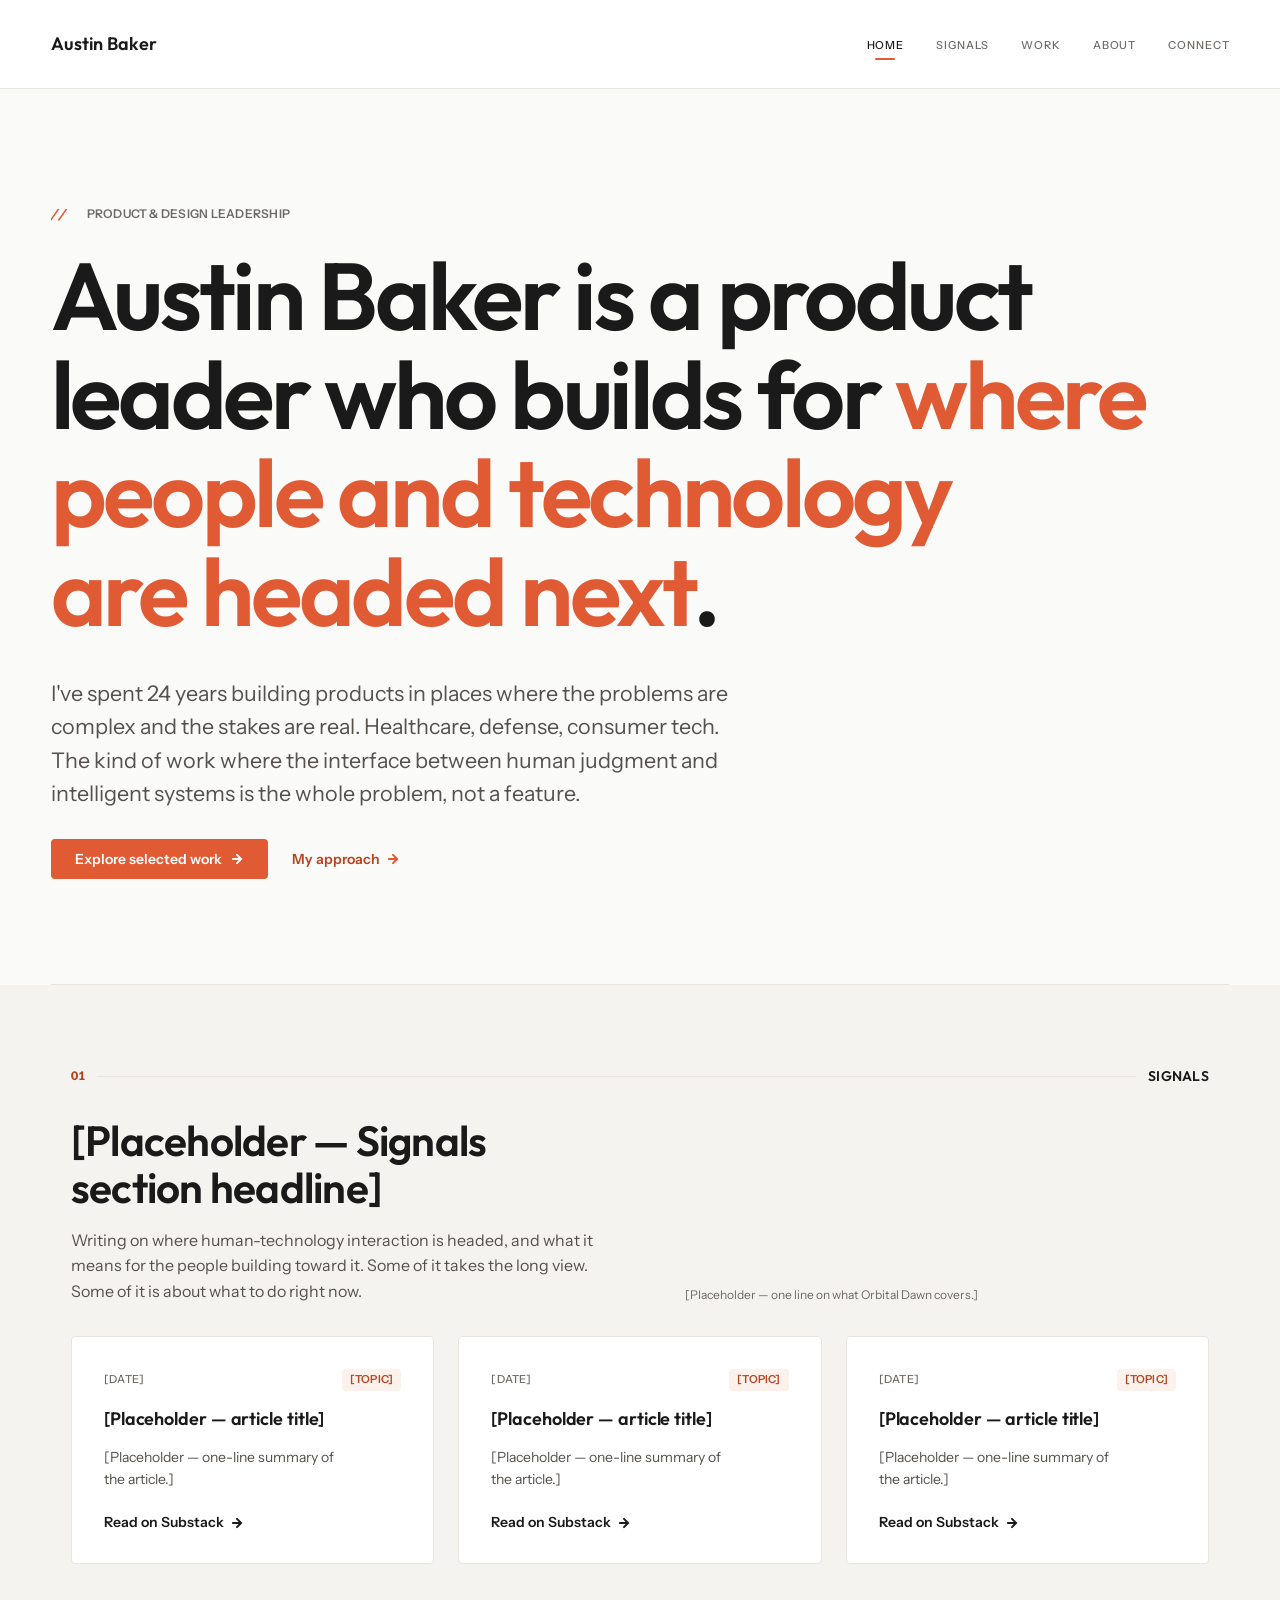
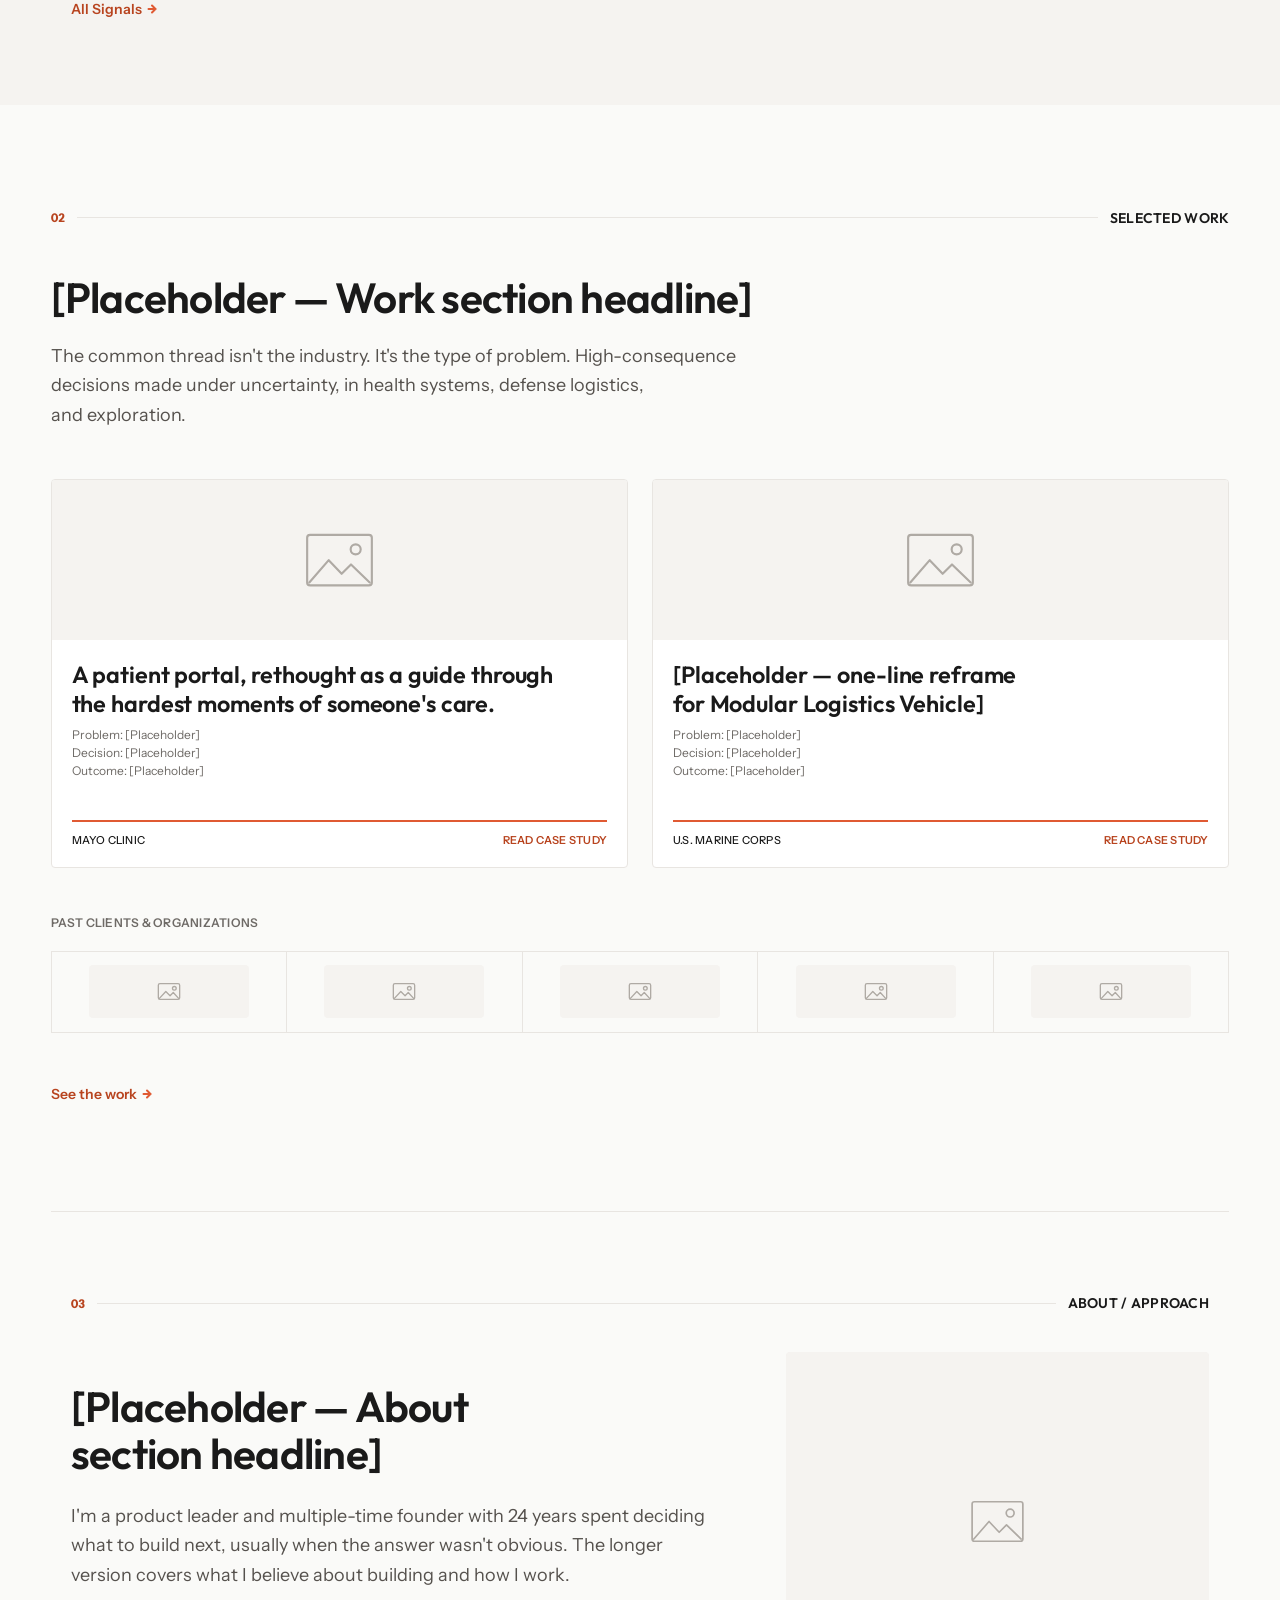
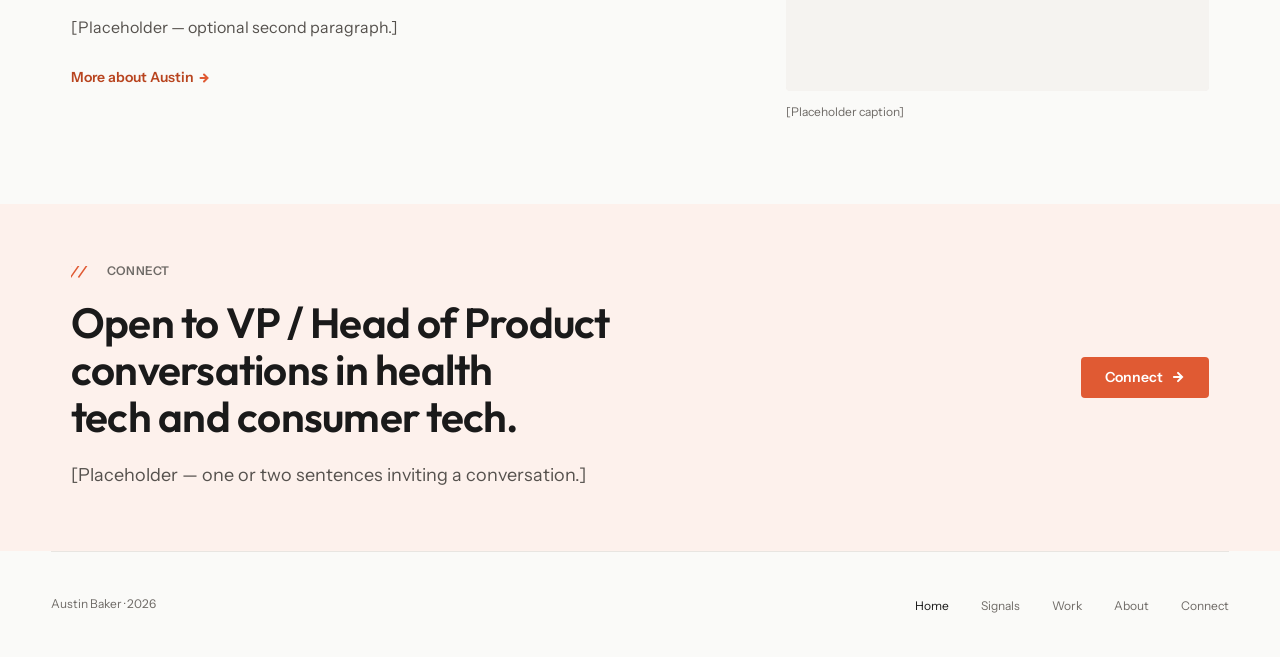
<file: index.html>
<!doctype html>
<html lang="en">
<head>
  <meta charset="utf-8" />
  <meta name="viewport" content="width=device-width, initial-scale=1" />
  <title>Austin Baker — Product Leader</title>
  <meta name="description" content="Austin Baker is a senior product and design leader. Writing and work on where human-technology interaction is headed next." />
  <link rel="preconnect" href="https://fonts.googleapis.com" />
  <link rel="preconnect" href="https://fonts.gstatic.com" crossorigin />
  <link rel="stylesheet" href="https://fonts.googleapis.com/css2?family=Instrument+Sans:wght@400;500;600;700&family=Outfit:wght@400;500;600&display=swap" />
  <link rel="stylesheet" href="/css/tokens.css" />
  <link rel="stylesheet" href="/css/base.css" />
  <link rel="stylesheet" href="/css/typography.css" />
  <link rel="stylesheet" href="/css/layout.css" />
  <link rel="stylesheet" href="/css/components.css" />
</head>
<body data-page="home">
  <a class="u-skip-link" href="#main">Skip to content</a>

  <div data-include="/partials/nav.html"></div>

  <main id="main">
    <!-- Hero (Figma 228:2713) -->
    <section data-section="hero" aria-labelledby="hero-heading">
      <div class="container hero" data-animate>
        <p class="section-marker">
          <svg class="hash-marks" width="24" height="12" viewBox="0 0 24 12" aria-hidden="true" focusable="false"><path d="M0.61 -1.57 L-8.57 11.53 M8.61 -1.57 L-0.57 11.53 M16.61 -1.57 L7.43 11.53" stroke="currentColor" stroke-width="1.5" fill="none"/></svg>
          <span class="type-eyebrow">Product &amp; design leadership</span>
        </p>
        <h1 id="hero-heading" class="hero__headline">
          Austin Baker is a product leader who builds for <em>where people and technology are headed next</em>.
        </h1>
        <p class="hero__standfirst">
          I've spent 24 years building products in places where the problems are complex and the stakes are real. Healthcare, defense, consumer tech. The kind of work where the interface between human judgment and intelligent systems is the whole problem, not a feature.
        </p>
        <div class="hero__actions">
          <a class="btn-primary" href="/work/">Explore selected work<img class="icon" src="/assets/icons/arrow-right-on-accent.svg" width="14" height="14" alt=""></a>
          <a class="btn-ghost" href="/about/">My approach<img class="icon" src="/assets/icons/arrow-right-accent.svg" width="14" height="14" alt=""></a>
        </div>
      </div>
    </section>

    <div class="container"><hr class="divider" /></div>

    <!-- Signals (Figma 228:2756) — moved above Work -->
    <section class="band band--raised" data-section="band" aria-labelledby="signals-heading" data-animate>
      <div class="container container--inset stack-32">
        <div class="section-heading">
          <span class="type-section-index">01</span>
          <span class="section-heading__line" aria-hidden="true"></span>
          <p class="type-section-label">Signals</p>
        </div>

        <div class="section-intro section-intro--aside">
          <div class="section-intro__main">
            <h2 id="signals-heading" class="type-heading-1">[Placeholder — Signals section headline]</h2>
            <p class="type-body">
              Writing on where human-technology interaction is headed, and what it means for the people building toward it. Some of it takes the long view. Some of it is about what to do right now.
            </p>
          </div>
          <p class="type-caption">[Placeholder — one line on what Orbital Dawn covers.]</p>
        </div>

        <!-- Three cards. Placeholders show until the Substack feed has posts; then the template renders the latest three. -->
        <ul class="card-grid card-grid--3" data-signals-feed data-limit="3">
          <li class="card" data-signals-fallback>
            <div class="card__body">
              <div class="card__meta"><span class="type-meta">[Date]</span><span class="tag type-tag">[Topic]</span></div>
              <h3 class="type-heading-4"><a class="card__link" href="https://orbitaldawn.substack.com">[Placeholder — article title]</a></h3>
              <p class="type-body-sm">[Placeholder — one-line summary of the article.]</p>
            </div>
            <span class="card__action" aria-hidden="true">Read on Substack<img class="icon" src="/assets/icons/arrow-right-ink.svg" width="14" height="14" alt=""></span>
          </li>
          <li class="card" data-signals-fallback>
            <div class="card__body">
              <div class="card__meta"><span class="type-meta">[Date]</span><span class="tag type-tag">[Topic]</span></div>
              <h3 class="type-heading-4"><a class="card__link" href="https://orbitaldawn.substack.com">[Placeholder — article title]</a></h3>
              <p class="type-body-sm">[Placeholder — one-line summary of the article.]</p>
            </div>
            <span class="card__action" aria-hidden="true">Read on Substack<img class="icon" src="/assets/icons/arrow-right-ink.svg" width="14" height="14" alt=""></span>
          </li>
          <li class="card" data-signals-fallback>
            <div class="card__body">
              <div class="card__meta"><span class="type-meta">[Date]</span><span class="tag type-tag">[Topic]</span></div>
              <h3 class="type-heading-4"><a class="card__link" href="https://orbitaldawn.substack.com">[Placeholder — article title]</a></h3>
              <p class="type-body-sm">[Placeholder — one-line summary of the article.]</p>
            </div>
            <span class="card__action" aria-hidden="true">Read on Substack<img class="icon" src="/assets/icons/arrow-right-ink.svg" width="14" height="14" alt=""></span>
          </li>
          <template>
            <li class="card" data-animate>
              <div class="card__body">
                <div class="card__meta"><time class="type-meta" data-field="date"></time><span class="tag type-tag">Orbital Dawn</span></div>
                <h3 class="type-heading-4"><a class="card__link" data-field-href data-field="title"></a></h3>
                <p class="type-body-sm" data-field="excerpt"></p>
              </div>
              <span class="card__action" aria-hidden="true">Read on Substack<img class="icon" src="/assets/icons/arrow-right-ink.svg" width="14" height="14" alt=""></span>
            </li>
          </template>
        </ul>

        <div>
          <a class="text-link" href="/signals/">All Signals<img class="icon" src="/assets/icons/arrow-right-accent-sm.svg" width="12" height="12" alt=""></a>
        </div>
      </div>
    </section>

    <!-- Work (Figma 228:2726) -->
    <section data-section aria-labelledby="work-heading" data-animate>
      <div class="container stack-48">
        <div class="section-heading">
          <span class="type-section-index">02</span>
          <span class="section-heading__line" aria-hidden="true"></span>
          <p class="type-section-label">Selected work</p>
        </div>

        <div class="section-intro">
          <div class="section-intro__main">
            <h2 id="work-heading" class="type-heading-1">[Placeholder — Work section headline]</h2>
            <p class="type-body-lg">
              The common thread isn't the industry. It's the type of problem. High-consequence decisions made under uncertainty, in health systems, defense logistics, and exploration.
            </p>
          </div>
        </div>

        <ul class="card-grid card-grid--2">
          <li class="decision-card">
            <!-- Figma: "Editorial concept", 652×180 -->
            <img class="decision-card__media" src="/assets/img/placeholder.svg" alt="" width="1600" height="1200" loading="lazy" decoding="async" data-placeholder>
            <div class="decision-card__body">
              <div class="decision-card__copy">
                <h3 class="type-heading-3"><a class="card__link" href="/work/mayo-clinic.html">A patient portal, rethought as a guide through the hardest moments of someone's care.</a></h3>
                <ul class="decision-card__evidence type-caption">
                  <li>Problem: [Placeholder]</li>
                  <li>Decision: [Placeholder]</li>
                  <li>Outcome: [Placeholder]</li>
                </ul>
              </div>
              <div class="decision-card__footer">
                <span class="type-meta">Mayo Clinic</span>
                <span class="type-tag" aria-hidden="true">Read case study</span>
              </div>
            </div>
          </li>
          <li class="decision-card">
            <!-- Figma: "Editorial concept", 652×180 -->
            <img class="decision-card__media" src="/assets/img/placeholder.svg" alt="" width="1600" height="1200" loading="lazy" decoding="async" data-placeholder>
            <div class="decision-card__body">
              <div class="decision-card__copy">
                <h3 class="type-heading-3"><a class="card__link" href="/work/usmc-modular-logistics-vehicle.html">[Placeholder — one-line reframe for Modular Logistics Vehicle]</a></h3>
                <ul class="decision-card__evidence type-caption">
                  <li>Problem: [Placeholder]</li>
                  <li>Decision: [Placeholder]</li>
                  <li>Outcome: [Placeholder]</li>
                </ul>
              </div>
              <div class="decision-card__footer">
                <span class="type-meta">U.S. Marine Corps</span>
                <span class="type-tag" aria-hidden="true">Read case study</span>
              </div>
            </div>
          </li>
        </ul>

        <div class="stack-20">
          <p class="type-eyebrow">Past clients &amp; organizations</p>
          <!-- Logo placeholders: swap src for each organization's logo (SVG preferred); keep the alt text. -->
          <ul class="org-strip" aria-label="Organizations Austin has led product and design work for">
            <li><img class="org-strip__logo" src="/assets/img/logo-placeholder.svg" alt="Mayo Clinic" width="300" height="100" loading="lazy" decoding="async" data-placeholder></li>
            <li><img class="org-strip__logo" src="/assets/img/logo-placeholder.svg" alt="HP" width="300" height="100" loading="lazy" decoding="async" data-placeholder></li>
            <li><img class="org-strip__logo" src="/assets/img/logo-placeholder.svg" alt="NASA" width="300" height="100" loading="lazy" decoding="async" data-placeholder></li>
            <li><img class="org-strip__logo" src="/assets/img/logo-placeholder.svg" alt="U.S. Marine Corps" width="300" height="100" loading="lazy" decoding="async" data-placeholder></li>
            <li><img class="org-strip__logo" src="/assets/img/logo-placeholder.svg" alt="American Express" width="300" height="100" loading="lazy" decoding="async" data-placeholder></li>
          </ul>
        </div>

        <div>
          <a class="text-link" href="/work/">See the work<img class="icon" src="/assets/icons/arrow-right-accent-sm.svg" width="12" height="12" alt=""></a>
        </div>
      </div>
    </section>

    <div class="container"><hr class="divider" /></div>

    <!-- About & approach (Figma 228:2770) -->
    <section data-section="band" aria-labelledby="about-teaser-heading" data-animate>
      <div class="container container--inset stack-40">
        <div class="section-heading">
          <span class="type-section-index">03</span>
          <span class="section-heading__line" aria-hidden="true"></span>
          <p class="type-section-label">About / Approach</p>
        </div>

        <div class="split">
          <div class="stack-24">
            <h2 id="about-teaser-heading" class="type-heading-1">[Placeholder — About section headline]</h2>
            <p class="type-body-lg">
              I'm a product leader and multiple-time founder with 24 years spent deciding what to build next, usually when the answer wasn't obvious. The longer version covers what I believe about building and how I work.
            </p>
            <p class="type-body">[Placeholder — optional second paragraph.]</p>
            <div>
              <a class="text-link" href="/about/">More about Austin<img class="icon" src="/assets/icons/arrow-right-accent-sm.svg" width="12" height="12" alt=""></a>
            </div>
          </div>
          <!-- Figma: "Materials in daylight", 480×380 -->
          <figure class="media media--5x4">
            <img class="media__img" src="/assets/img/placeholder.svg" alt="Placeholder image" width="1600" height="1200" loading="lazy" decoding="async" data-placeholder>
            <figcaption class="media__caption type-caption">[Placeholder caption]</figcaption>
          </figure>
        </div>
      </div>
    </section>

    <!-- Connect invitation (Figma 228:2782) -->
    <section class="band band--tint" data-section="cta" aria-labelledby="connect-prompt-heading" data-animate>
      <div class="container container--inset cta">
        <div class="cta__copy stack-20">
          <p class="section-marker">
            <svg class="hash-marks" width="24" height="12" viewBox="0 0 24 12" aria-hidden="true" focusable="false"><path d="M0.61 -1.57 L-8.57 11.53 M8.61 -1.57 L-0.57 11.53 M16.61 -1.57 L7.43 11.53" stroke="currentColor" stroke-width="1.5" fill="none"/></svg>
            <span class="type-eyebrow">Connect</span>
          </p>
          <h2 id="connect-prompt-heading" class="type-heading-1">
            Open to VP / Head of Product conversations in health tech and consumer tech.
          </h2>
          <p class="type-body-lg">[Placeholder — one or two sentences inviting a conversation.]</p>
        </div>
        <a class="btn-primary" href="/connect/">Connect<img class="icon" src="/assets/icons/arrow-right-on-accent.svg" width="14" height="14" alt=""></a>
      </div>
    </section>
  </main>

  <div data-include="/partials/footer.html"></div>

  <script src="/js/include.js"></script>
  <script src="/js/main.js"></script>
  <script src="/js/signals.js"></script>
</body>
</html>
</file>
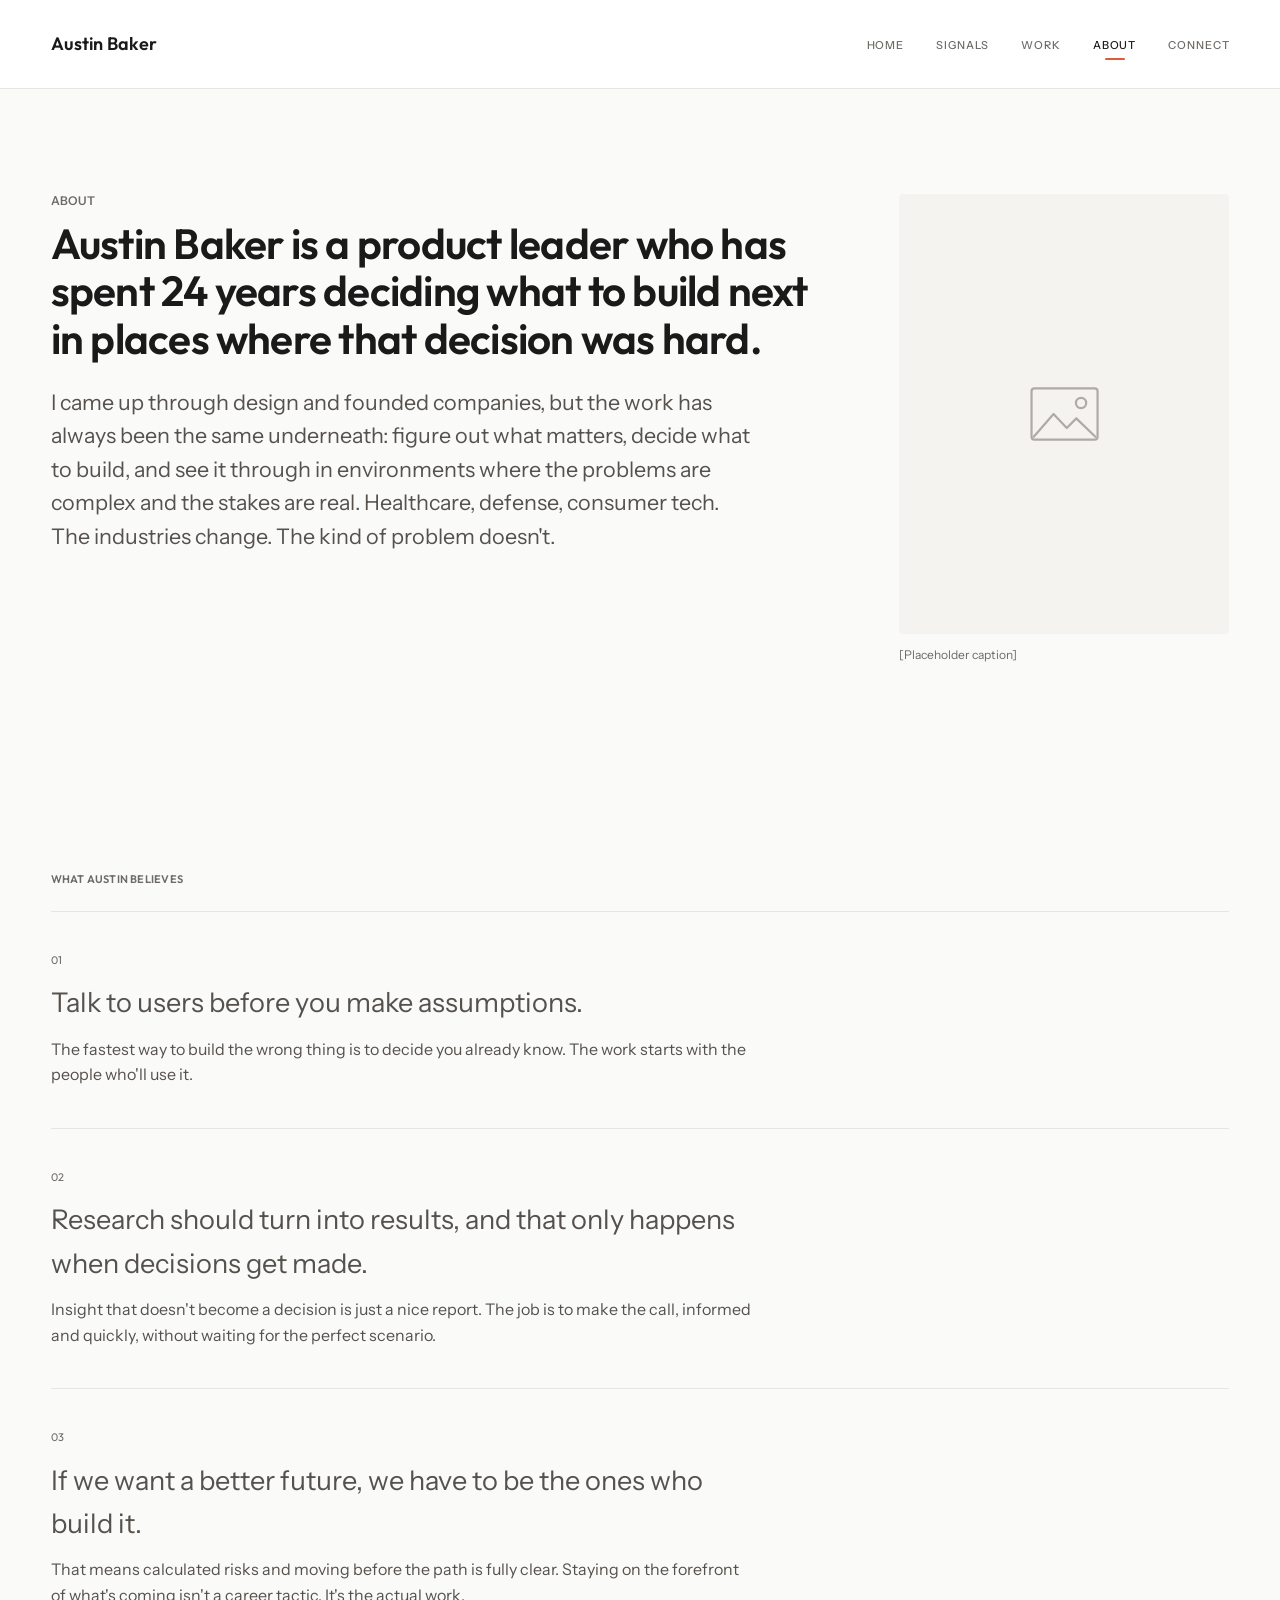
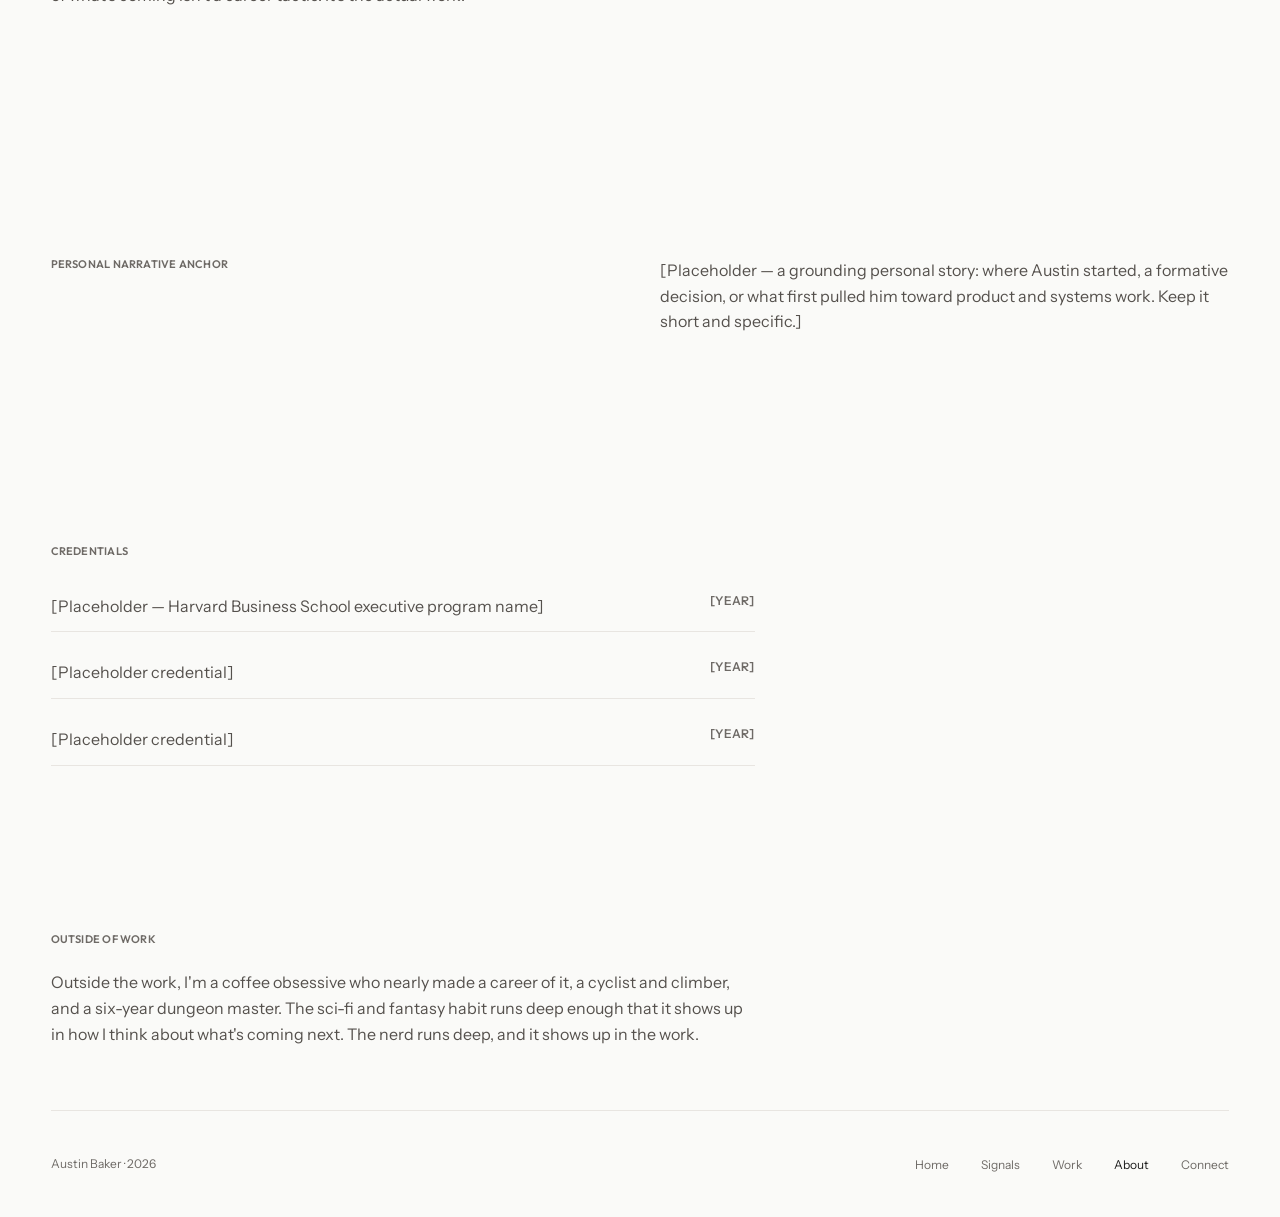
<file: about/index.html>
<!doctype html>
<html lang="en">
<head>
  <meta charset="utf-8" />
  <meta name="viewport" content="width=device-width, initial-scale=1" />
  <title>About — Austin Baker</title>
  <meta name="description" content="About Austin Baker, senior product and design leader." />
  <link rel="preconnect" href="https://fonts.googleapis.com" />
  <link rel="preconnect" href="https://fonts.gstatic.com" crossorigin />
  <link rel="stylesheet" href="https://fonts.googleapis.com/css2?family=Instrument+Sans:wght@400;500;600;700&family=Outfit:wght@400;500;600&display=swap" />
  <link rel="stylesheet" href="/css/tokens.css" />
  <link rel="stylesheet" href="/css/base.css" />
  <link rel="stylesheet" href="/css/typography.css" />
  <link rel="stylesheet" href="/css/layout.css" />
  <link rel="stylesheet" href="/css/components.css" />
</head>
<body data-page="about">
  <a class="u-skip-link" href="#main">Skip to content</a>

  <div data-include="/partials/nav.html"></div>

  <main id="main">
    <section data-section aria-labelledby="about-heading" data-animate>
      <div class="container about-intro">
        <div>
          <span class="eyebrow">About</span>
          <h1 id="about-heading" class="type-heading-1" style="margin-top: var(--space-12);">
            Austin Baker is a product leader who has spent 24 years deciding what to build next in places where that decision was hard.
          </h1>
          <p class="hero__standfirst">
            I came up through design and founded companies, but the work has always been the same underneath: figure out what matters, decide what to build, and see it through in environments where the problems are complex and the stakes are real. Healthcare, defense, consumer tech. The industries change. The kind of problem doesn't.
          </p>
        </div>
        <!-- Figma: "Portrait Placeholder", 300×400 -->
        <figure class="media media--3x4 about-intro__portrait">
          <img class="media__img" src="/assets/img/placeholder.svg" alt="Placeholder image" width="1600" height="1200" loading="lazy" decoding="async" data-placeholder>
          <figcaption class="media__caption type-caption">[Placeholder caption]</figcaption>
        </figure>
      </div>
    </section>

    <section data-section aria-labelledby="beliefs-heading" data-animate>
      <div class="container">
        <h2 id="beliefs-heading" class="case-section__heading">What Austin believes</h2>
        <ol class="beliefs">
          <li class="belief">
            <p class="belief__statement">Talk to users before you make assumptions.</p>
            <p class="measure" style="color: var(--color-ink-soft);">The fastest way to build the wrong thing is to decide you already know. The work starts with the people who'll use it.</p>
          </li>
          <li class="belief">
            <p class="belief__statement">Research should turn into results, and that only happens when decisions get made.</p>
            <p class="measure" style="color: var(--color-ink-soft);">Insight that doesn't become a decision is just a nice report. The job is to make the call, informed and quickly, without waiting for the perfect scenario.</p>
          </li>
          <li class="belief">
            <p class="belief__statement">If we want a better future, we have to be the ones who build it.</p>
            <p class="measure" style="color: var(--color-ink-soft);">That means calculated risks and moving before the path is fully clear. Staying on the forefront of what's coming isn't a career tactic. It's the actual work.</p>
          </li>
        </ol>
      </div>
    </section>

    <section data-section aria-labelledby="narrative-heading" data-animate>
      <div class="container grid grid--2">
        <h2 id="narrative-heading" class="case-section__heading">Personal narrative anchor</h2>
        <p class="measure">
          [Placeholder — a grounding personal story: where Austin started, a formative decision,
          or what first pulled him toward product and systems work. Keep it short and specific.]
        </p>
      </div>
    </section>

    <section data-section aria-labelledby="credentials-heading" data-animate>
      <div class="container">
        <h2 id="credentials-heading" class="case-section__heading">Credentials</h2>
        <ul class="credentials-list measure">
          <li><span>[Placeholder — Harvard Business School executive program name]</span><span class="eyebrow">[Year]</span></li>
          <li><span>[Placeholder credential]</span><span class="eyebrow">[Year]</span></li>
          <li><span>[Placeholder credential]</span><span class="eyebrow">[Year]</span></li>
        </ul>
      </div>
    </section>

    <section data-section="compact" aria-labelledby="texture-heading" data-animate>
      <div class="container">
        <h2 id="texture-heading" class="case-section__heading">Outside of work</h2>
        <p class="measure">
          Outside the work, I'm a coffee obsessive who nearly made a career of it, a cyclist and climber, and a six-year dungeon master. The sci-fi and fantasy habit runs deep enough that it shows up in how I think about what's coming next. The nerd runs deep, and it shows up in the work.
        </p>
      </div>
    </section>
  </main>

  <div data-include="/partials/footer.html"></div>

  <script src="/js/include.js"></script>
  <script src="/js/main.js"></script>
</body>
</html>
</file>
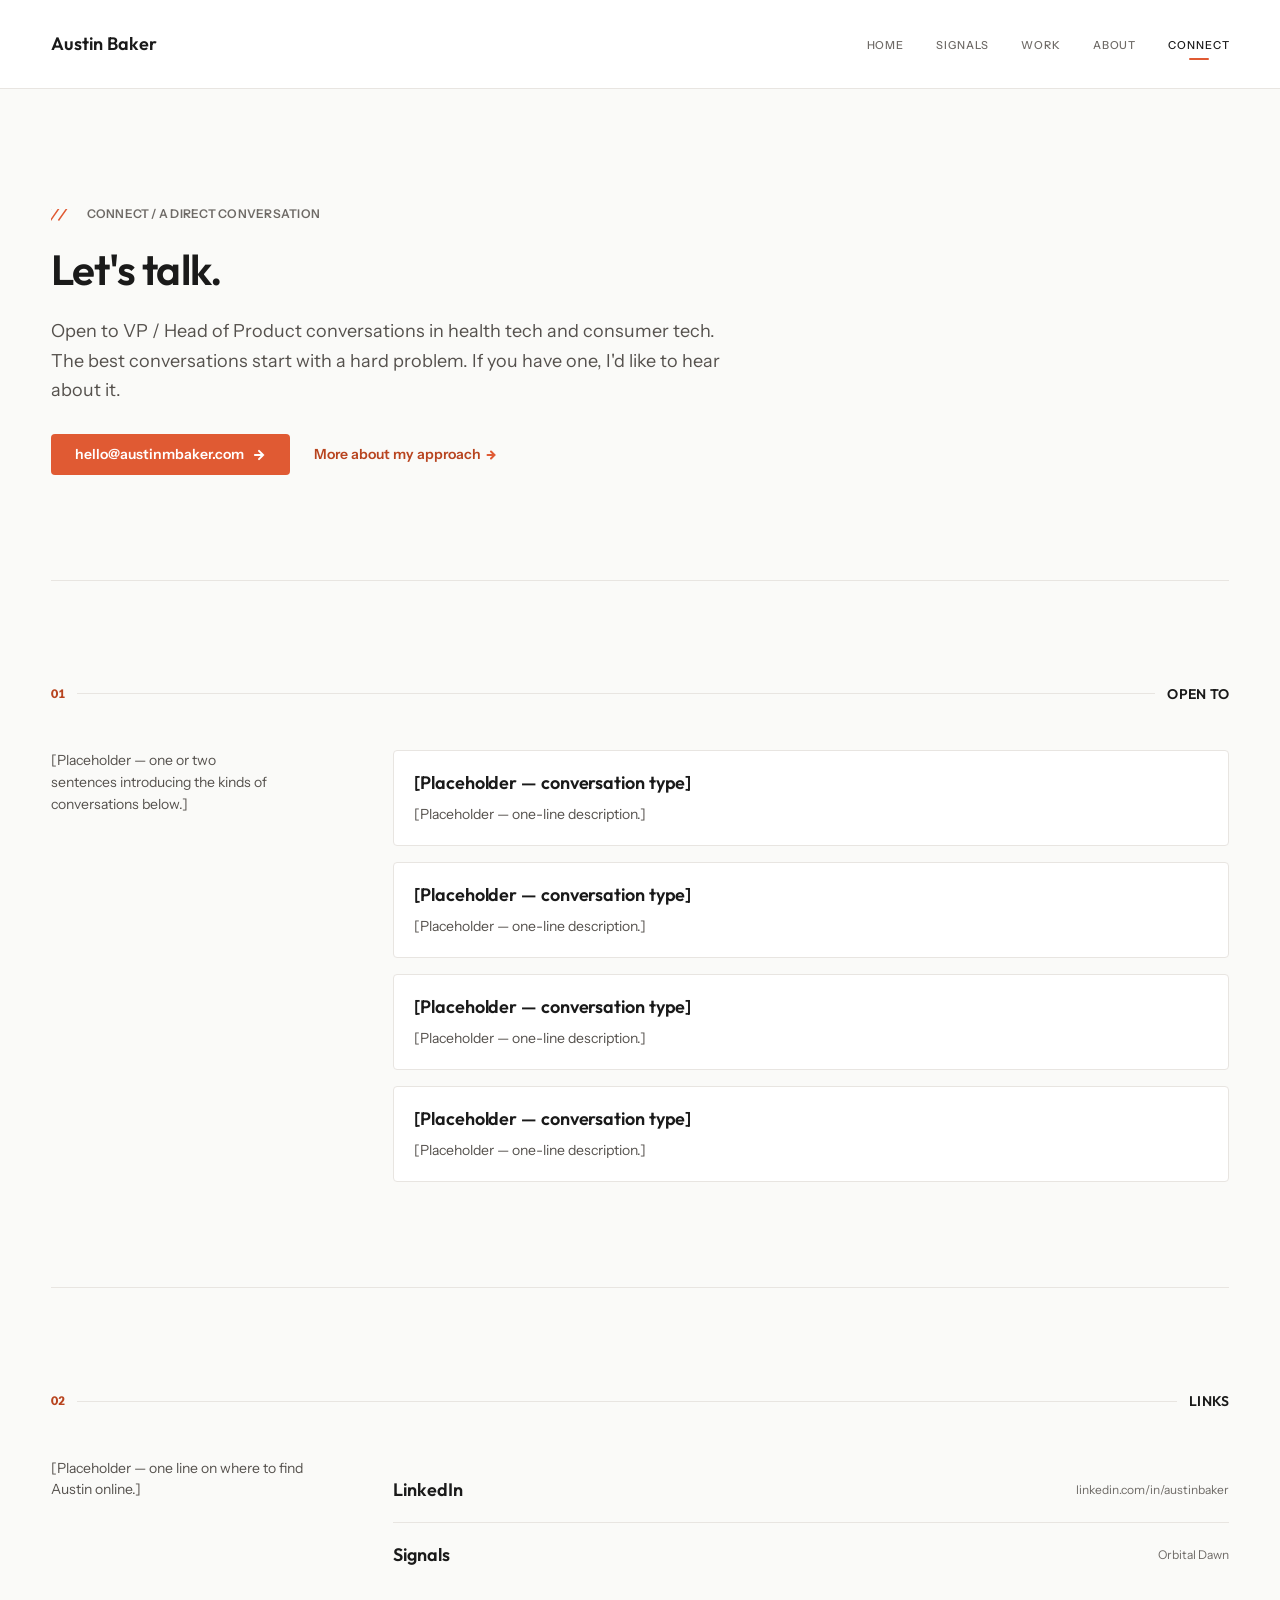
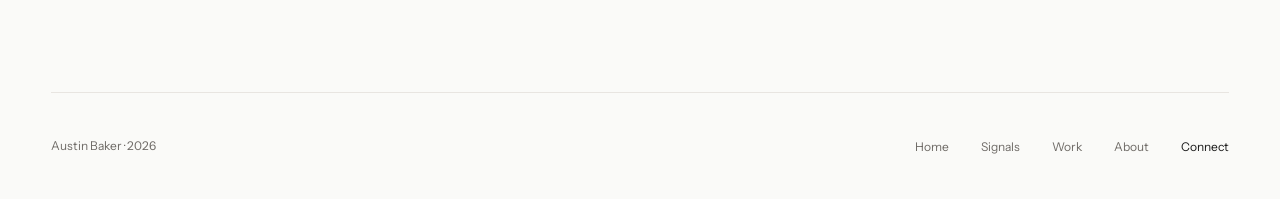
<file: connect/index.html>
<!doctype html>
<html lang="en">
<head>
  <meta charset="utf-8" />
  <meta name="viewport" content="width=device-width, initial-scale=1" />
  <title>Connect — Austin Baker</title>
  <meta name="description" content="Get in touch with Austin Baker." />
  <link rel="preconnect" href="https://fonts.googleapis.com" />
  <link rel="preconnect" href="https://fonts.gstatic.com" crossorigin />
  <link rel="stylesheet" href="https://fonts.googleapis.com/css2?family=Instrument+Sans:wght@400;500;600;700&family=Outfit:wght@400;500;600&display=swap" />
  <link rel="stylesheet" href="/css/tokens.css" />
  <link rel="stylesheet" href="/css/base.css" />
  <link rel="stylesheet" href="/css/typography.css" />
  <link rel="stylesheet" href="/css/layout.css" />
  <link rel="stylesheet" href="/css/components.css" />
</head>
<body data-page="connect">
  <a class="u-skip-link" href="#main">Skip to content</a>

  <div data-include="/partials/nav.html"></div>

  <main id="main">
    <!-- Hero (Figma 228:3080) -->
    <section data-section="hero" aria-labelledby="connect-heading" data-animate>
      <div class="container hero">
        <p class="section-marker">
          <svg class="hash-marks" width="24" height="12" viewBox="0 0 24 12" aria-hidden="true" focusable="false"><path d="M0.61 -1.57 L-8.57 11.53 M8.61 -1.57 L-0.57 11.53 M16.61 -1.57 L7.43 11.53" stroke="currentColor" stroke-width="1.5" fill="none"/></svg>
          <span class="type-eyebrow">Connect / A direct conversation</span>
        </p>
        <h1 id="connect-heading" class="type-heading-1">
          Let's talk.
        </h1>
        <p class="type-body-lg measure">
          Open to VP / Head of Product conversations in health tech and consumer tech.
          The best conversations start with a hard problem. If you have one, I'd like to hear about it.
        </p>
        <div class="hero__actions">
          <a class="btn-primary" href="mailto:hello@austinmbaker.com">hello@austinmbaker.com<img class="icon" src="/assets/icons/arrow-right-on-accent.svg" width="14" height="14" alt=""></a>
          <a class="text-link" href="/about/">More about my approach<img class="icon" src="/assets/icons/arrow-right-accent-sm.svg" width="12" height="12" alt=""></a>
        </div>
      </div>
    </section>

    <div class="container"><hr class="divider" /></div>

    <!-- Open to (Figma 228:3091) -->
    <section data-section aria-labelledby="open-to-heading" data-animate>
      <div class="container stack-48">
        <div class="section-heading">
          <span class="type-section-index">01</span>
          <span class="section-heading__line" aria-hidden="true"></span>
          <h2 id="open-to-heading" class="type-section-label">Open to</h2>
        </div>
        <div class="sidebar-grid">
          <p class="type-body-sm">[Placeholder — one or two sentences introducing the kinds of conversations below.]</p>
          <ul class="stack-16">
            <li class="option-card">
              <h3 class="type-heading-4">[Placeholder — conversation type]</h3>
              <p class="type-body-sm">[Placeholder — one-line description.]</p>
            </li>
            <li class="option-card">
              <h3 class="type-heading-4">[Placeholder — conversation type]</h3>
              <p class="type-body-sm">[Placeholder — one-line description.]</p>
            </li>
            <li class="option-card">
              <h3 class="type-heading-4">[Placeholder — conversation type]</h3>
              <p class="type-body-sm">[Placeholder — one-line description.]</p>
            </li>
            <li class="option-card">
              <h3 class="type-heading-4">[Placeholder — conversation type]</h3>
              <p class="type-body-sm">[Placeholder — one-line description.]</p>
            </li>
          </ul>
        </div>
      </div>
    </section>

    <div class="container"><hr class="divider" /></div>

    <!-- Links (Figma 228:3111) -->
    <section data-section aria-labelledby="links-heading" data-animate>
      <div class="container stack-48">
        <div class="section-heading">
          <span class="type-section-index">02</span>
          <span class="section-heading__line" aria-hidden="true"></span>
          <h2 id="links-heading" class="type-section-label">Links</h2>
        </div>
        <div class="sidebar-grid">
          <p class="type-body-sm">[Placeholder — one line on where to find Austin online.]</p>
          <ul class="link-list">
            <li><a class="link-row" href="https://www.linkedin.com/in/austinbaker/"><span class="type-heading-4">LinkedIn</span> <span class="type-caption">linkedin.com/in/austinbaker</span></a></li>
            <li><a class="link-row" href="/signals/"><span class="type-heading-4">Signals</span> <span class="type-caption">Orbital Dawn</span></a></li>
          </ul>
        </div>
      </div>
    </section>
  </main>

  <div data-include="/partials/footer.html"></div>

  <script src="/js/include.js"></script>
  <script src="/js/main.js"></script>
</body>
</html>
</file>
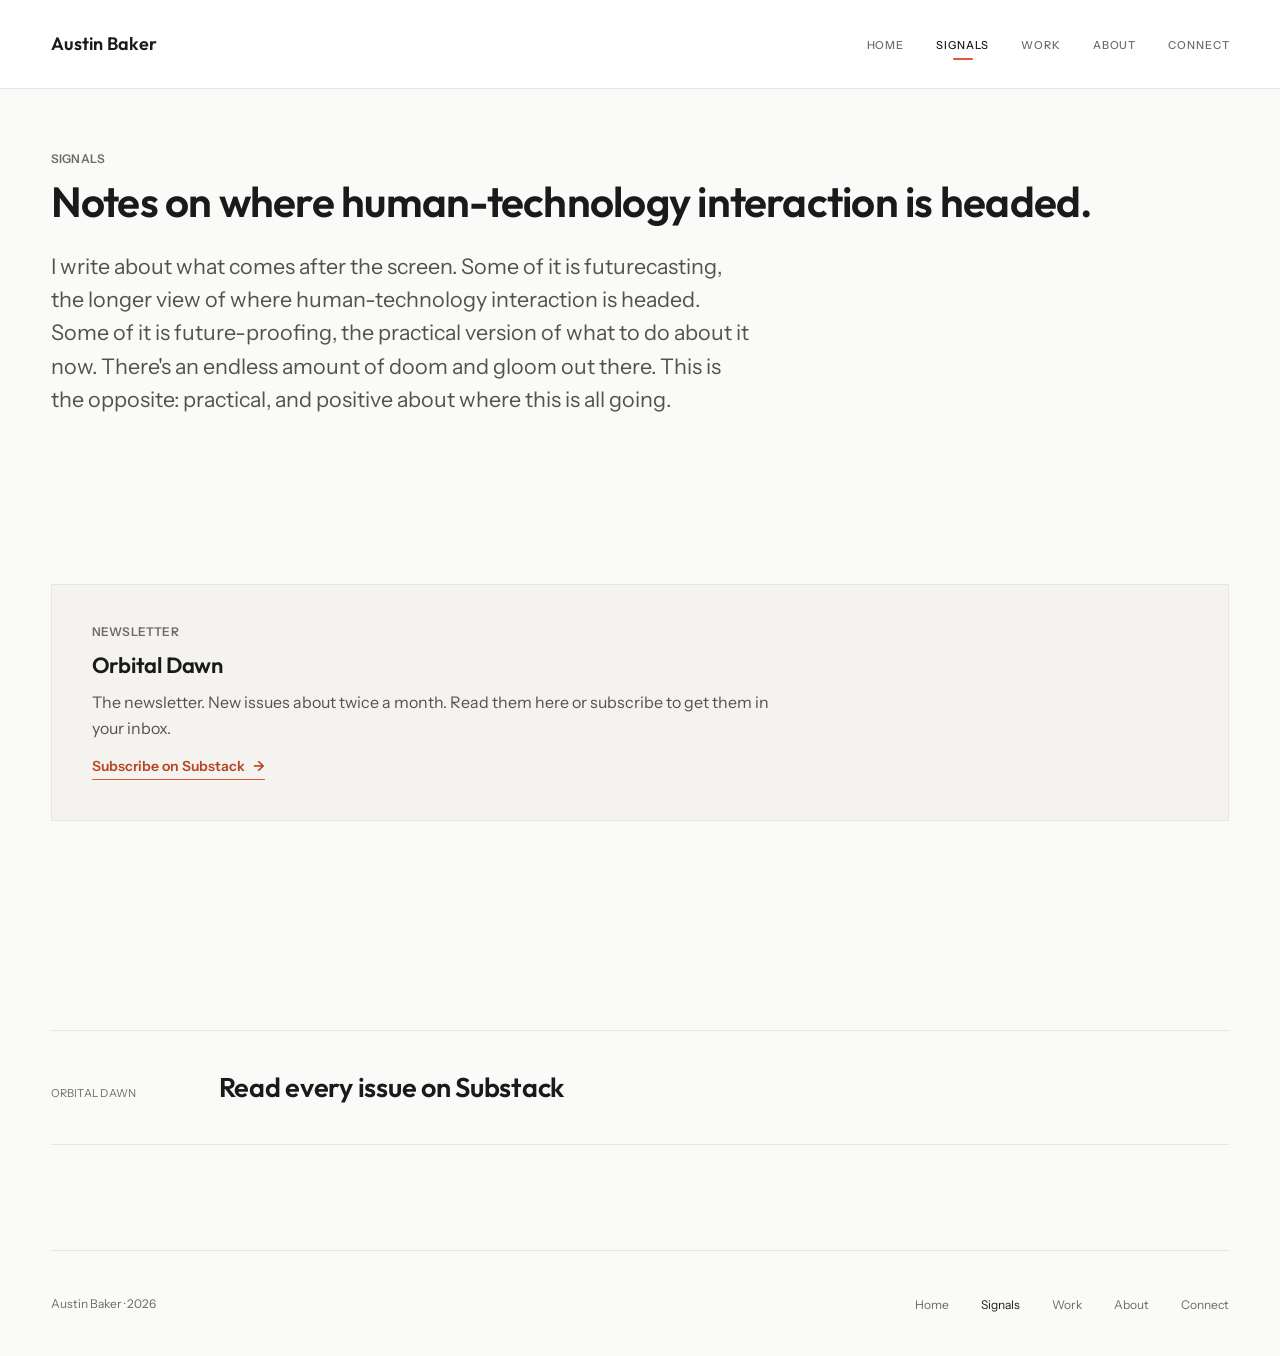
<file: signals/index.html>
<!doctype html>
<html lang="en">
<head>
  <meta charset="utf-8" />
  <meta name="viewport" content="width=device-width, initial-scale=1" />
  <title>Signals — Austin Baker</title>
  <meta name="description" content="Austin Baker's writing on the future of human-technology interaction, including the Orbital Dawn newsletter." />
  <link rel="preconnect" href="https://fonts.googleapis.com" />
  <link rel="preconnect" href="https://fonts.gstatic.com" crossorigin />
  <link rel="stylesheet" href="https://fonts.googleapis.com/css2?family=Instrument+Sans:wght@400;500;600;700&family=Outfit:wght@400;500;600&display=swap" />
  <link rel="stylesheet" href="/css/tokens.css" />
  <link rel="stylesheet" href="/css/base.css" />
  <link rel="stylesheet" href="/css/typography.css" />
  <link rel="stylesheet" href="/css/layout.css" />
  <link rel="stylesheet" href="/css/components.css" />
</head>
<body data-page="signals">
  <a class="u-skip-link" href="#main">Skip to content</a>

  <div data-include="/partials/nav.html"></div>

  <main id="main">
    <section data-section="compact" aria-labelledby="signals-index-heading" data-animate>
      <div class="container">
        <span class="eyebrow">Signals</span>
        <h1 id="signals-index-heading" class="type-heading-1" style="margin-top: var(--space-12);">
          Notes on where human-technology interaction is headed.
        </h1>
        <p class="signals-intro hero__standfirst">
          I write about what comes after the screen. Some of it is futurecasting, the longer view of where human-technology interaction is headed. Some of it is future-proofing, the practical version of what to do about it now. There's an endless amount of doom and gloom out there. This is the opposite: practical, and positive about where this is all going.
        </p>
      </div>
    </section>

    <section data-section aria-label="Orbital Dawn newsletter" data-animate>
      <div class="container">
        <div class="newsletter-callout">
          <span class="eyebrow">Newsletter</span>
          <h2 style="font-size: 1.375rem;">Orbital Dawn</h2>
          <p class="measure">
            The newsletter. New issues about twice a month. Read them here or subscribe to get them in your inbox.
          </p>
          <div>
            <a class="btn btn--accent link-arrow" href="https://orbitaldawn.substack.com/subscribe">Subscribe on Substack</a>
          </div>
        </div>
      </div>
    </section>

    <section data-section aria-label="All writing" data-animate>
      <div class="container">
        <ul class="signal-list" data-signals-feed>
          <li class="signal-item" data-signals-fallback>
            <span class="signal-item__date">Orbital Dawn</span>
            <div>
              <h2 class="signal-item__title"><a href="https://orbitaldawn.substack.com">Read every issue on Substack</a></h2>
            </div>
          </li>
          <template>
            <li class="signal-item" data-animate>
              <time class="signal-item__date" data-field="date"></time>
              <div>
                <h2 class="signal-item__title"><a data-field-href data-field="title"></a></h2>
                <p class="signal-item__dek" data-field="excerpt"></p>
              </div>
              <a class="btn link-arrow" data-field-href aria-hidden="true" tabindex="-1">Read</a>
            </li>
          </template>
        </ul>
      </div>
    </section>
  </main>

  <div data-include="/partials/footer.html"></div>

  <script src="/js/include.js"></script>
  <script src="/js/main.js"></script>
  <script src="/js/signals.js"></script>
</body>
</html>
</file>
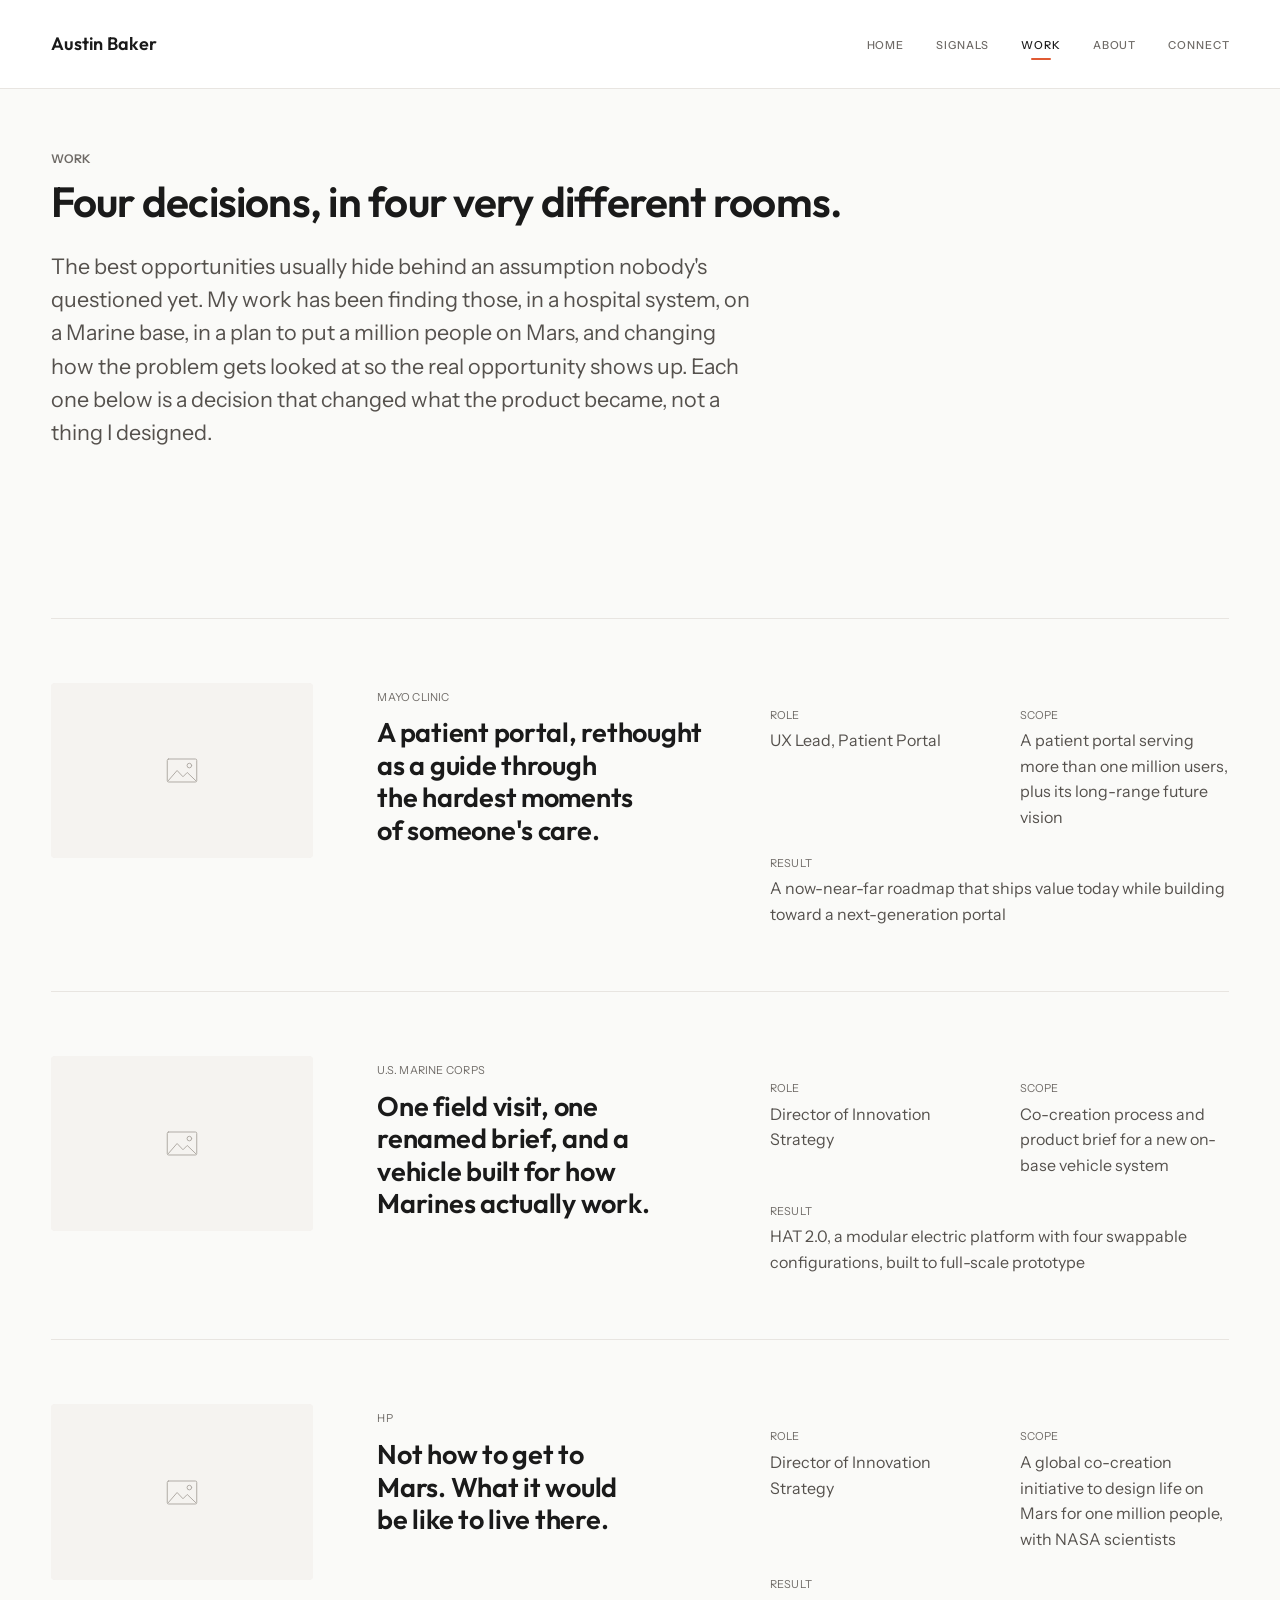
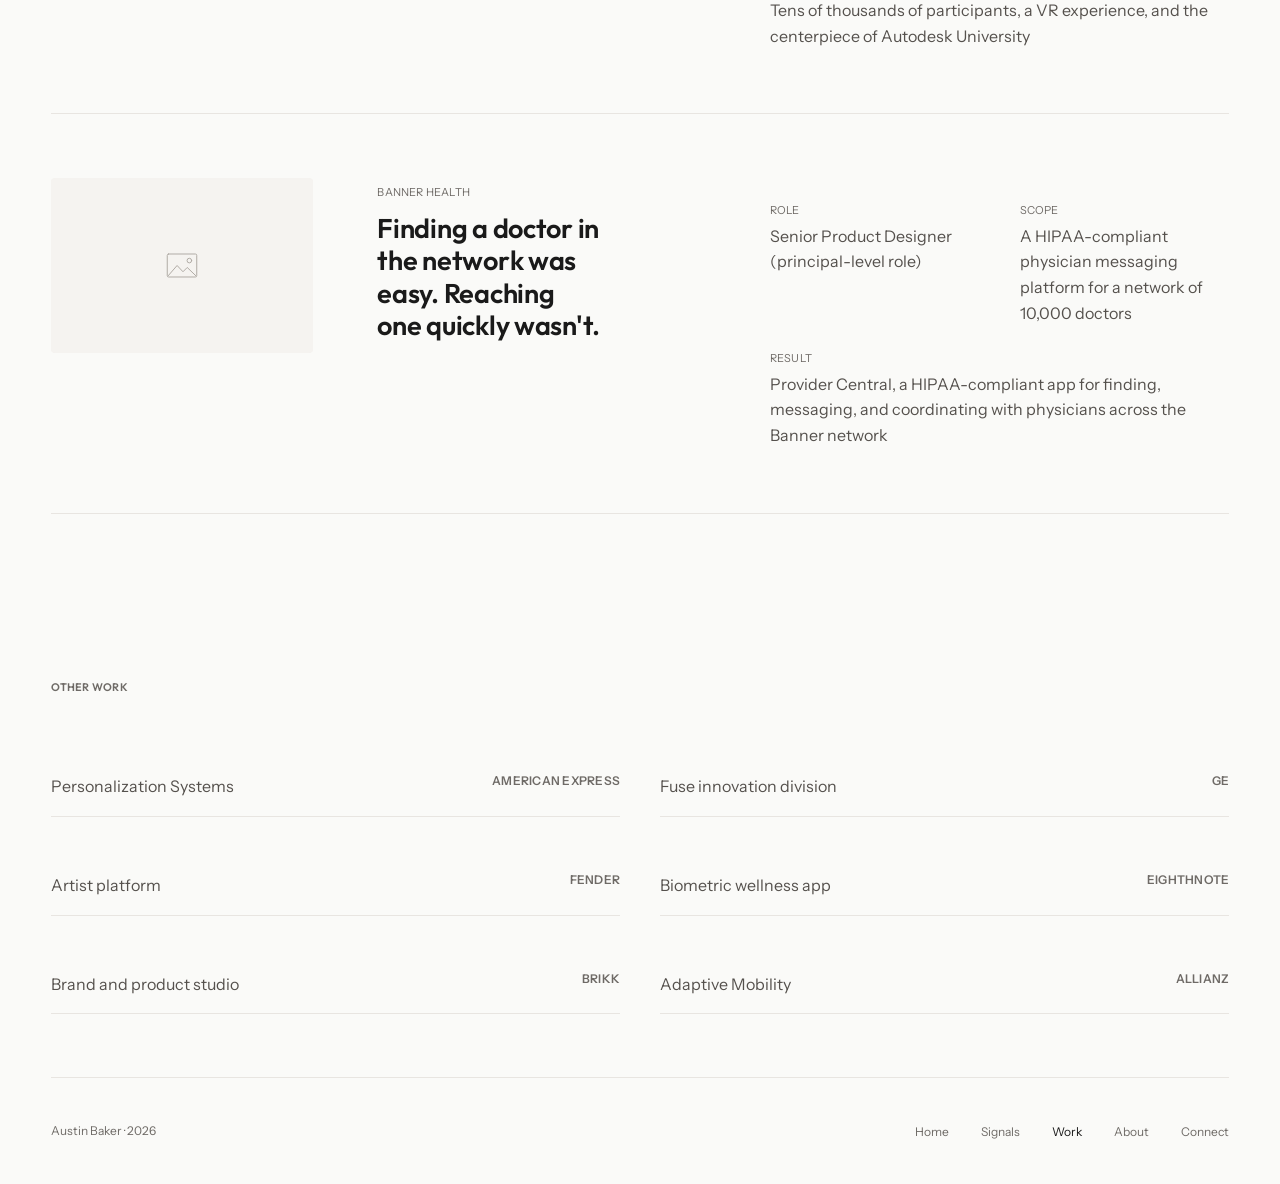
<file: work/index.html>
<!doctype html>
<html lang="en">
<head>
  <meta charset="utf-8" />
  <meta name="viewport" content="width=device-width, initial-scale=1" />
  <title>Work — Austin Baker</title>
  <meta name="description" content="Case studies from Austin Baker's product and design leadership: Mayo Clinic, USMC Modular Logistics Vehicle, HP Mars: Home Planet, Banner Health." />
  <link rel="preconnect" href="https://fonts.googleapis.com" />
  <link rel="preconnect" href="https://fonts.gstatic.com" crossorigin />
  <link rel="stylesheet" href="https://fonts.googleapis.com/css2?family=Instrument+Sans:wght@400;500;600;700&family=Outfit:wght@400;500;600&display=swap" />
  <link rel="stylesheet" href="/css/tokens.css" />
  <link rel="stylesheet" href="/css/base.css" />
  <link rel="stylesheet" href="/css/typography.css" />
  <link rel="stylesheet" href="/css/layout.css" />
  <link rel="stylesheet" href="/css/components.css" />
</head>
<body data-page="work">
  <a class="u-skip-link" href="#main">Skip to content</a>

  <div data-include="/partials/nav.html"></div>

  <main id="main">
    <section data-section="compact" aria-labelledby="work-index-heading" data-animate>
      <div class="container">
        <span class="eyebrow">Work</span>
        <h1 id="work-index-heading" class="type-heading-1" style="margin-top: var(--space-12);">
          Four decisions, in four very different rooms.
        </h1>
        <p class="hero__standfirst">
          The best opportunities usually hide behind an assumption nobody's questioned yet. My work has been finding those, in a hospital system, on a Marine base, in a plan to put a million people on Mars, and changing how the problem gets looked at so the real opportunity shows up. Each one below is a decision that changed what the product became, not a thing I designed.
        </p>
      </div>
    </section>

    <section data-section aria-label="Primary case studies" data-animate>
      <div class="container">
        <ol class="case-row-list">
          <li class="case-row">
            <!-- Figma: "Principal case study" image, 317×211 -->
            <figure class="media case-row__media">
              <img class="media__img" src="/assets/img/placeholder.svg" width="1600" height="1200" loading="lazy" decoding="async" data-placeholder alt="Placeholder image">
            </figure>
            <div>
              <span class="case-row__org">Mayo Clinic</span>
              <h2 class="case-row__title"><a href="/work/mayo-clinic.html">A patient portal, rethought as a guide through the hardest moments of someone's care.</a></h2>
            </div>
            <dl class="case-row__meta">
              <div>
                <dt>Role</dt>
                <dd>UX Lead, Patient Portal</dd>
              </div>
              <div>
                <dt>Scope</dt>
                <dd>A patient portal serving more than one million users, plus its long-range future vision</dd>
              </div>
              <div>
                <dt>Result</dt>
                <dd>A now-near-far roadmap that ships value today while building toward a next-generation portal</dd>
              </div>
            </dl>
          </li>

          <li class="case-row">
            <!-- Figma: "Principal case study" image, 317×211 -->
            <figure class="media case-row__media">
              <img class="media__img" src="/assets/img/placeholder.svg" width="1600" height="1200" loading="lazy" decoding="async" data-placeholder alt="Placeholder image">
            </figure>
            <div>
              <span class="case-row__org">U.S. Marine Corps</span>
              <h2 class="case-row__title"><a href="/work/usmc-modular-logistics-vehicle.html">One field visit, one renamed brief, and a vehicle built for how Marines actually work.</a></h2>
            </div>
            <dl class="case-row__meta">
              <div>
                <dt>Role</dt>
                <dd>Director of Innovation Strategy</dd>
              </div>
              <div>
                <dt>Scope</dt>
                <dd>Co-creation process and product brief for a new on-base vehicle system</dd>
              </div>
              <div>
                <dt>Result</dt>
                <dd>HAT 2.0, a modular electric platform with four swappable configurations, built to full-scale prototype</dd>
              </div>
            </dl>
          </li>

          <li class="case-row">
            <!-- Figma: "Principal case study" image, 317×211 -->
            <figure class="media case-row__media">
              <img class="media__img" src="/assets/img/placeholder.svg" width="1600" height="1200" loading="lazy" decoding="async" data-placeholder alt="Placeholder image">
            </figure>
            <div>
              <span class="case-row__org">HP</span>
              <h2 class="case-row__title"><a href="/work/hp-mars-home-planet.html">Not how to get to Mars. What it would be like to live there.</a></h2>
            </div>
            <dl class="case-row__meta">
              <div>
                <dt>Role</dt>
                <dd>Director of Innovation Strategy</dd>
              </div>
              <div>
                <dt>Scope</dt>
                <dd>A global co-creation initiative to design life on Mars for one million people, with NASA scientists</dd>
              </div>
              <div>
                <dt>Result</dt>
                <dd>Tens of thousands of participants, a VR experience, and the centerpiece of Autodesk University</dd>
              </div>
            </dl>
          </li>

          <li class="case-row">
            <!-- Figma: "Principal case study" image, 317×211 -->
            <figure class="media case-row__media">
              <img class="media__img" src="/assets/img/placeholder.svg" width="1600" height="1200" loading="lazy" decoding="async" data-placeholder alt="Placeholder image">
            </figure>
            <div>
              <span class="case-row__org">Banner Health</span>
              <h2 class="case-row__title"><a href="/work/banner-health.html">Finding a doctor in the network was easy. Reaching one quickly wasn't.</a></h2>
            </div>
            <dl class="case-row__meta">
              <div>
                <dt>Role</dt>
                <dd>Senior Product Designer (principal-level role)</dd>
              </div>
              <div>
                <dt>Scope</dt>
                <dd>A HIPAA-compliant physician messaging platform for a network of 10,000 doctors</dd>
              </div>
              <div>
                <dt>Result</dt>
                <dd>Provider Central, a HIPAA-compliant app for finding, messaging, and coordinating with physicians across the Banner network</dd>
              </div>
            </dl>
          </li>
        </ol>
      </div>
    </section>

    <section data-section="compact" aria-labelledby="other-work-heading" data-animate>
      <div class="container">
        <h2 id="other-work-heading" class="case-section__heading">Other work</h2>
        <ul class="other-work-grid grid grid--2">
          <li class="other-work-grid__item"><span>Personalization Systems</span><span class="eyebrow">American Express</span></li>
          <li class="other-work-grid__item"><span>Fuse innovation division</span><span class="eyebrow">GE</span></li>
          <li class="other-work-grid__item"><span>Artist platform</span><span class="eyebrow">Fender</span></li>
          <li class="other-work-grid__item"><span>Biometric wellness app</span><span class="eyebrow">Eighthnote</span></li>
          <li class="other-work-grid__item"><span>Brand and product studio</span><span class="eyebrow">Brikk</span></li>
          <li class="other-work-grid__item"><span>Adaptive Mobility</span><span class="eyebrow">Allianz</span></li>
        </ul>
      </div>
    </section>
  </main>

  <div data-include="/partials/footer.html"></div>

  <script src="/js/include.js"></script>
  <script src="/js/main.js"></script>
</body>
</html>
</file>
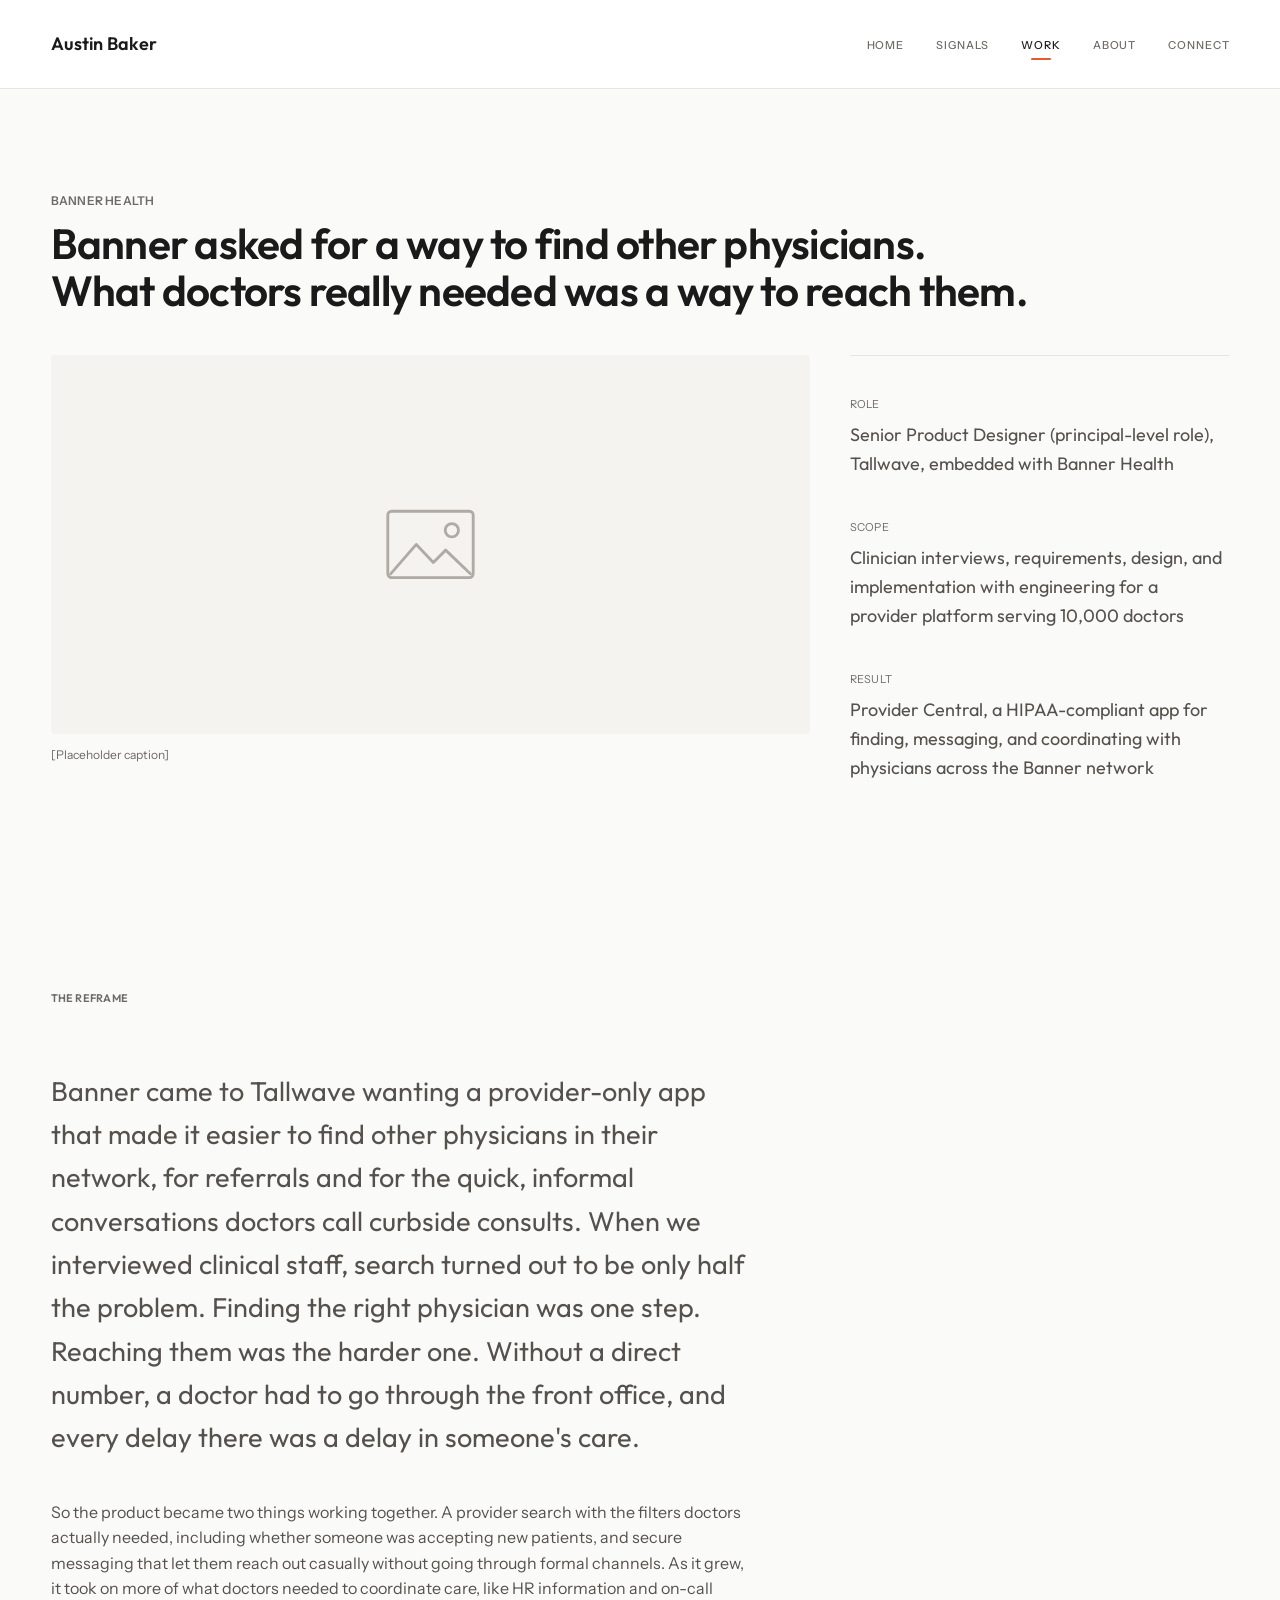
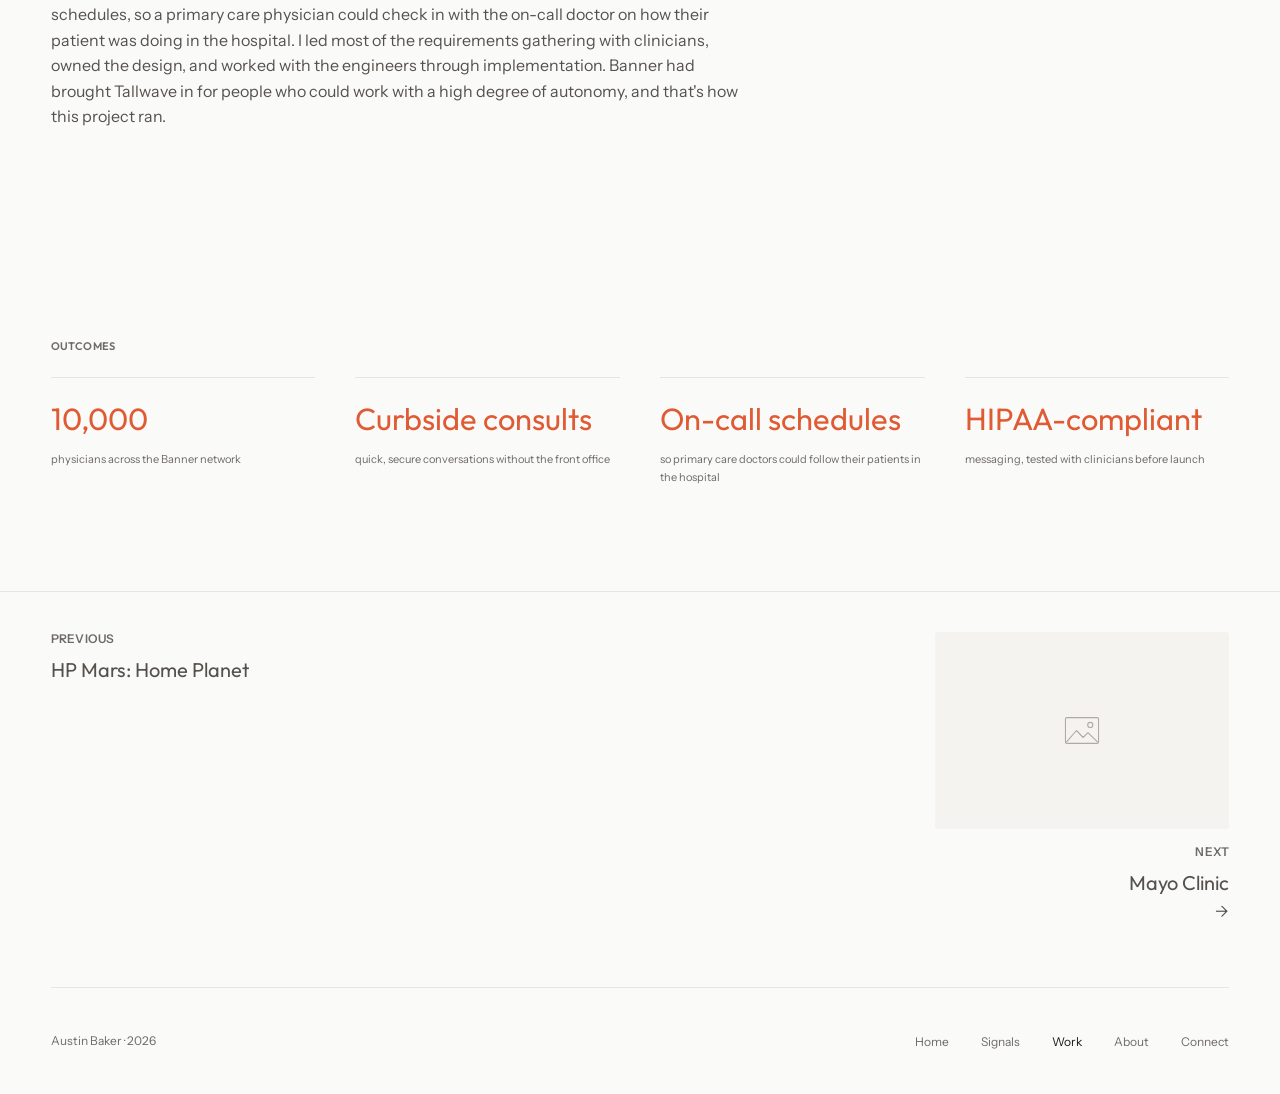
<file: work/banner-health.html>
<!doctype html>
<html lang="en">
<head>
  <meta charset="utf-8" />
  <meta name="viewport" content="width=device-width, initial-scale=1" />
  <title>Banner Health — Austin Baker</title>
  <meta name="description" content="How Austin Baker turned a physician directory request into Provider Central, a HIPAA-compliant app for finding and messaging doctors across Banner Health's network." />
  <link rel="preconnect" href="https://fonts.googleapis.com" />
  <link rel="preconnect" href="https://fonts.gstatic.com" crossorigin />
  <link rel="stylesheet" href="https://fonts.googleapis.com/css2?family=Instrument+Sans:wght@400;500;600;700&family=Outfit:wght@400;500;600&display=swap" />
  <link rel="stylesheet" href="/css/tokens.css" />
  <link rel="stylesheet" href="/css/base.css" />
  <link rel="stylesheet" href="/css/typography.css" />
  <link rel="stylesheet" href="/css/layout.css" />
  <link rel="stylesheet" href="/css/components.css" />
</head>
<body data-page="work">
  <a class="u-skip-link" href="#main">Skip to content</a>

  <div data-include="/partials/nav.html"></div>

  <main id="main">
    <section data-section aria-labelledby="case-hero-heading" data-animate>
      <div class="container">
        <span class="eyebrow">Banner Health</span>
        <h1 id="case-hero-heading" class="type-heading-1" style="margin-top: var(--space-12);">
          Banner asked for a way to find other physicians. What doctors really needed was a way to reach them.
        </h1>

        <div class="case-hero__media">
          <!-- Figma: concept image beside "At a glance", 864×420 -->
          <figure class="media media--2x1">
            <img class="media__img" src="/assets/img/placeholder.svg" width="1600" height="1200" loading="lazy" decoding="async" data-placeholder alt="Placeholder image">
            <figcaption class="media__caption type-caption">[Placeholder caption]</figcaption>
          </figure>
          <dl class="case-hero__meta">
            <div>
              <dt>Role</dt>
              <dd>Senior Product Designer (principal-level role), Tallwave, embedded with Banner Health</dd>
            </div>
            <div>
              <dt>Scope</dt>
              <dd>Clinician interviews, requirements, design, and implementation with engineering for a provider platform serving 10,000 doctors</dd>
            </div>
            <div>
              <dt>Result</dt>
              <dd>Provider Central, a HIPAA-compliant app for finding, messaging, and coordinating with physicians across the Banner network</dd>
            </div>
          </dl>
        </div>
      </div>
    </section>

    <section data-section aria-labelledby="case-reframe-heading" data-animate>
      <div class="container case-reframe">
        <h2 id="case-reframe-heading" class="case-section__heading">The reframe</h2>
        <p class="case-reframe__statement">
          Banner came to Tallwave wanting a provider-only app that made it easier to find other physicians in their network, for referrals and for the quick, informal conversations doctors call curbside consults. When we interviewed clinical staff, search turned out to be only half the problem. Finding the right physician was one step. Reaching them was the harder one. Without a direct number, a doctor had to go through the front office, and every delay there was a delay in someone's care.
        </p>
        <p class="measure" style="color: var(--color-ink-soft);">
          So the product became two things working together. A provider search with the filters doctors actually needed, including whether someone was accepting new patients, and secure messaging that let them reach out casually without going through formal channels. As it grew, it took on more of what doctors needed to coordinate care, like HR information and on-call schedules, so a primary care physician could check in with the on-call doctor on how their patient was doing in the hospital. I led most of the requirements gathering with clinicians, owned the design, and worked with the engineers through implementation. Banner had brought Tallwave in for people who could work with a high degree of autonomy, and that's how this project ran.
        </p>
      </div>
    </section>

    <section data-section aria-labelledby="case-outcomes-heading" data-animate>
      <div class="container">
        <h2 id="case-outcomes-heading" class="case-section__heading">Outcomes</h2>
        <div class="outcomes-grid">
          <div class="outcome">
            <p class="outcome__value">10,000</p>
            <p class="outcome__label">physicians across the Banner network</p>
          </div>
          <div class="outcome">
            <p class="outcome__value">Curbside consults</p>
            <p class="outcome__label">quick, secure conversations without the front office</p>
          </div>
          <div class="outcome">
            <p class="outcome__value">On-call schedules</p>
            <p class="outcome__label">so primary care doctors could follow their patients in the hospital</p>
          </div>
          <div class="outcome">
            <p class="outcome__value">HIPAA-compliant</p>
            <p class="outcome__label">messaging, tested with clinicians before launch</p>
          </div>
        </div>
      </div>
    </section>

    <nav class="container case-nav" aria-label="Next case study" data-section="compact">
      <a class="case-nav__link" href="/work/hp-mars-home-planet.html">
        <span class="eyebrow">Previous</span>
        <span style="display:block; font-family: var(--font-display); font-size: 1.25rem; margin-top: var(--space-8);">HP Mars: Home Planet</span>
      </a>
      <a class="case-nav__link case-nav__link--next link-arrow" href="/work/mayo-clinic.html">
        <!-- Figma: "Next case preview", 328×220 -->
        <figure class="media case-nav__media">
          <img class="media__img" src="/assets/img/placeholder.svg" width="1600" height="1200" loading="lazy" decoding="async" data-placeholder alt="">
        </figure>
        <span class="eyebrow">Next</span>
        <span style="display:block; font-family: var(--font-display); font-size: 1.25rem; margin-top: var(--space-8);">Mayo Clinic</span>
      </a>
    </nav>
  </main>

  <div data-include="/partials/footer.html"></div>

  <script src="/js/include.js"></script>
  <script src="/js/main.js"></script>
</body>
</html>
</file>
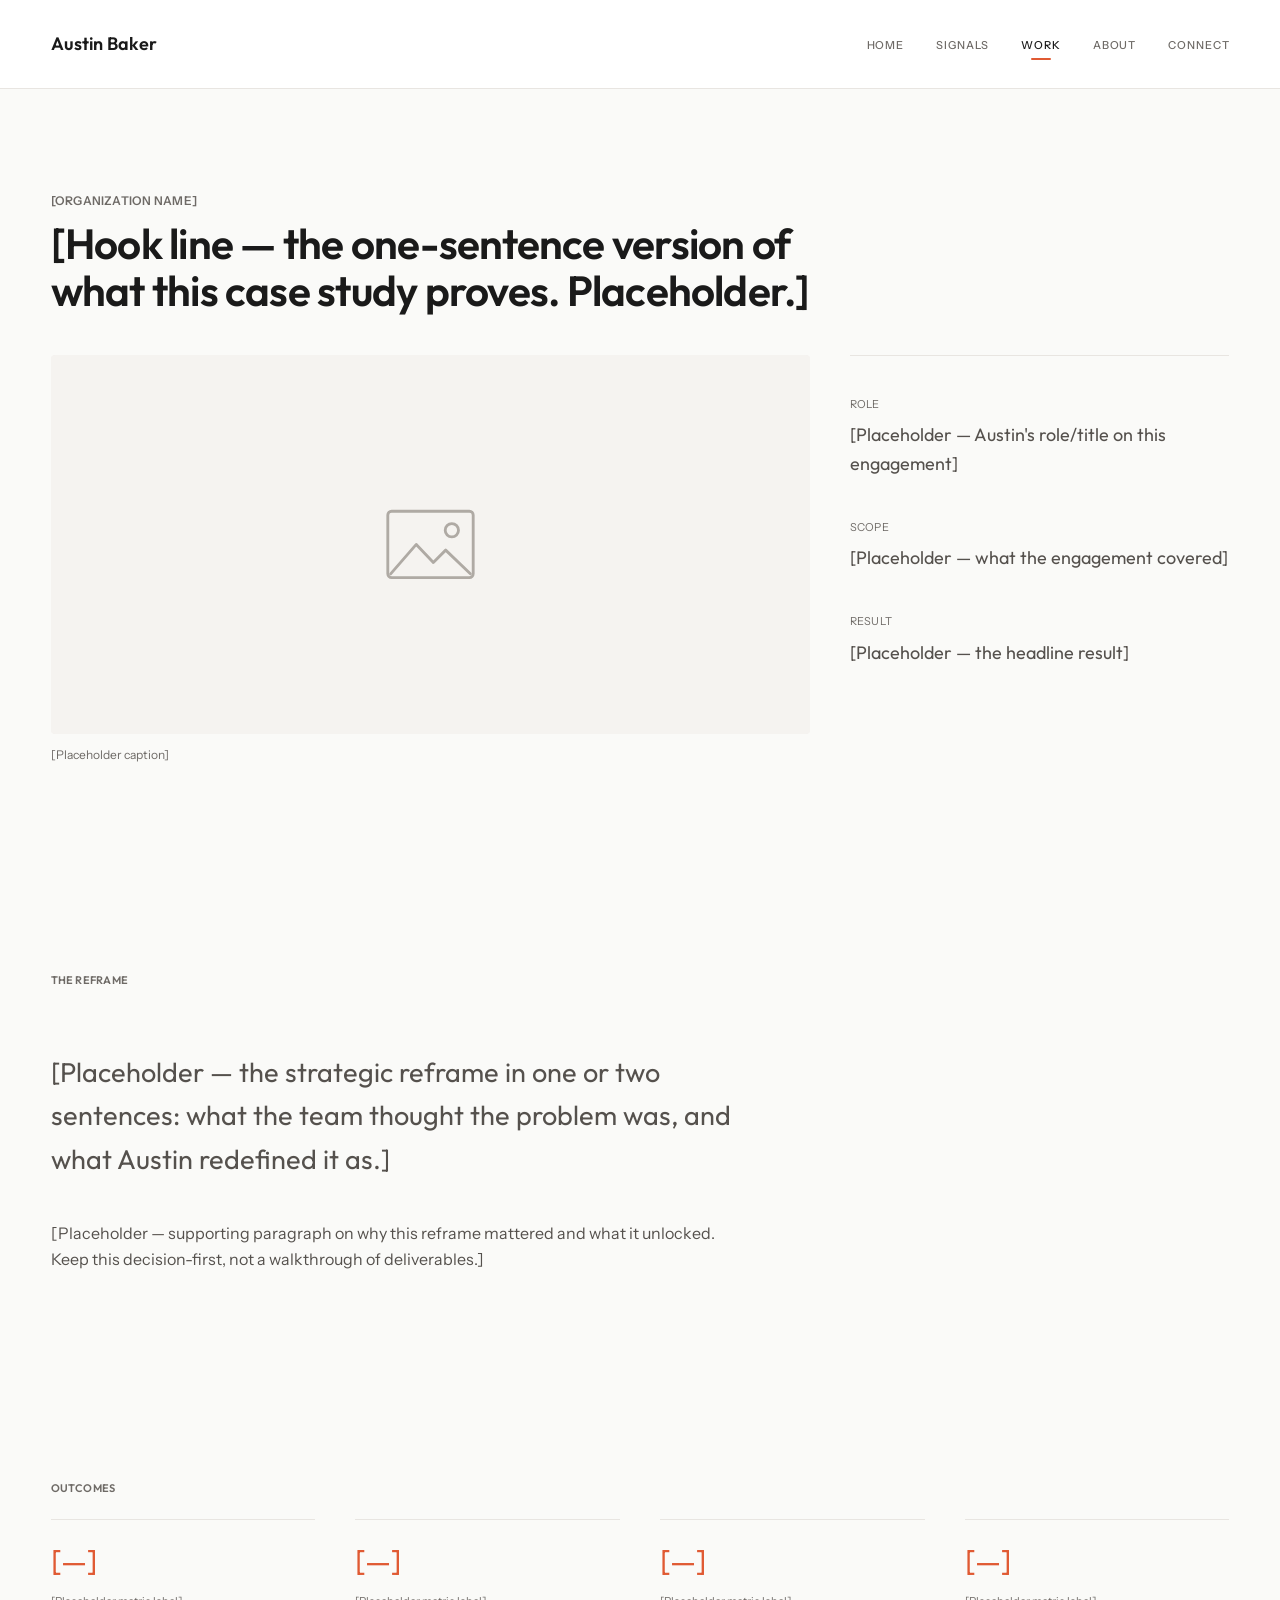
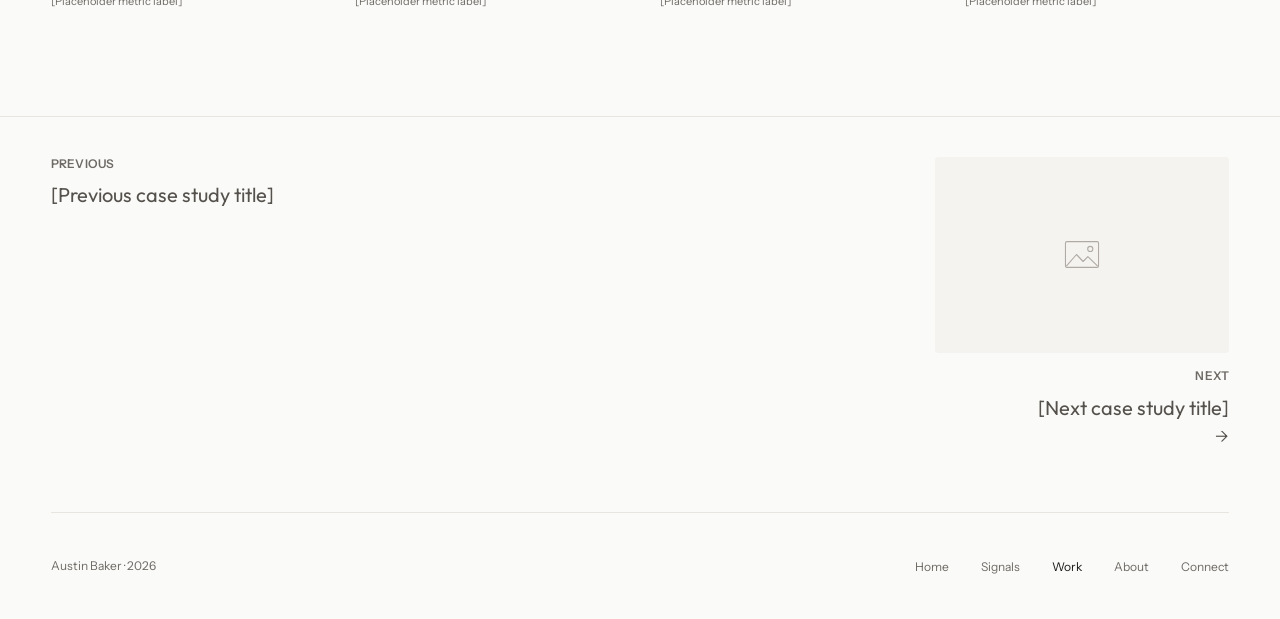
<file: work/case-study-template.html>
<!doctype html>
<html lang="en">
<head>
  <meta charset="utf-8" />
  <meta name="viewport" content="width=device-width, initial-scale=1" />
  <title>[Case Study Title] — Austin Baker</title>
  <meta name="description" content="[Placeholder one-line description of this case study for search and social previews.]" />
  <!--
    REUSABLE TEMPLATE — this file is the reference structure for every case
    study. Duplicate it per project (see mayo-clinic.html, etc.) rather than
    editing this file for a specific project. Keep section order and class
    names identical across instances so the template can evolve once.
  -->
  <link rel="preconnect" href="https://fonts.googleapis.com" />
  <link rel="preconnect" href="https://fonts.gstatic.com" crossorigin />
  <link rel="stylesheet" href="https://fonts.googleapis.com/css2?family=Instrument+Sans:wght@400;500;600;700&family=Outfit:wght@400;500;600&display=swap" />
  <link rel="stylesheet" href="/css/tokens.css" />
  <link rel="stylesheet" href="/css/base.css" />
  <link rel="stylesheet" href="/css/typography.css" />
  <link rel="stylesheet" href="/css/layout.css" />
  <link rel="stylesheet" href="/css/components.css" />
</head>
<body data-page="work">
  <a class="u-skip-link" href="#main">Skip to content</a>

  <div data-include="/partials/nav.html"></div>

  <main id="main">
    <!-- Hero: hook line + role/scope/result metadata -->
    <section data-section aria-labelledby="case-hero-heading" data-animate>
      <div class="container">
        <span class="eyebrow">[Organization Name]</span>
        <h1 id="case-hero-heading" class="type-heading-1" style="margin-top: var(--space-12);">
          [Hook line — the one-sentence version of what this case study proves. Placeholder.]
        </h1>

        <div class="case-hero__media">
          <!-- Figma: concept image beside "At a glance", 864×420 -->
          <figure class="media media--2x1">
            <img class="media__img" src="/assets/img/placeholder.svg" width="1600" height="1200" loading="lazy" decoding="async" data-placeholder alt="Placeholder image">
            <figcaption class="media__caption type-caption">[Placeholder caption]</figcaption>
          </figure>
          <dl class="case-hero__meta">
            <div>
              <dt>Role</dt>
              <dd>[Placeholder — Austin's role/title on this engagement]</dd>
            </div>
            <div>
              <dt>Scope</dt>
              <dd>[Placeholder — what the engagement covered]</dd>
            </div>
            <div>
              <dt>Result</dt>
              <dd>[Placeholder — the headline result]</dd>
            </div>
          </dl>
        </div>
      </div>
    </section>

    <!-- Reframe: the key strategic decision -->
    <section data-section aria-labelledby="case-reframe-heading" data-animate>
      <div class="container case-reframe">
        <h2 id="case-reframe-heading" class="case-section__heading">The reframe</h2>
        <p class="case-reframe__statement">
          [Placeholder — the strategic reframe in one or two sentences: what the team thought the
          problem was, and what Austin redefined it as.]
        </p>
        <p class="measure" style="color: var(--color-ink-soft);">
          [Placeholder — supporting paragraph on why this reframe mattered and what it unlocked.
          Keep this decision-first, not a walkthrough of deliverables.]
        </p>
      </div>
    </section>

    <!-- Outcomes -->
    <section data-section aria-labelledby="case-outcomes-heading" data-animate>
      <div class="container">
        <h2 id="case-outcomes-heading" class="case-section__heading">Outcomes</h2>
        <div class="outcomes-grid">
          <div class="outcome">
            <p class="outcome__value">[—]</p>
            <p class="outcome__label">[Placeholder metric label]</p>
          </div>
          <div class="outcome">
            <p class="outcome__value">[—]</p>
            <p class="outcome__label">[Placeholder metric label]</p>
          </div>
          <div class="outcome">
            <p class="outcome__value">[—]</p>
            <p class="outcome__label">[Placeholder metric label]</p>
          </div>
          <div class="outcome">
            <p class="outcome__value">[—]</p>
            <p class="outcome__label">[Placeholder metric label]</p>
          </div>
        </div>
      </div>
    </section>

    <!-- Next case study -->
    <nav class="container case-nav" aria-label="Next case study" data-section="compact">
      <a class="case-nav__link" href="#">
        <span class="eyebrow">Previous</span>
        <span style="display:block; font-family: var(--font-display); font-size: 1.25rem; margin-top: var(--space-8);">[Previous case study title]</span>
      </a>
      <a class="case-nav__link case-nav__link--next link-arrow" href="#">
        <!-- Figma: "Next case preview", 328×220 -->
        <figure class="media case-nav__media">
          <img class="media__img" src="/assets/img/placeholder.svg" width="1600" height="1200" loading="lazy" decoding="async" data-placeholder alt="">
        </figure>
        <span class="eyebrow">Next</span>
        <span style="display:block; font-family: var(--font-display); font-size: 1.25rem; margin-top: var(--space-8);">[Next case study title]</span>
      </a>
    </nav>
  </main>

  <div data-include="/partials/footer.html"></div>

  <script src="/js/include.js"></script>
  <script src="/js/main.js"></script>
</body>
</html>
</file>
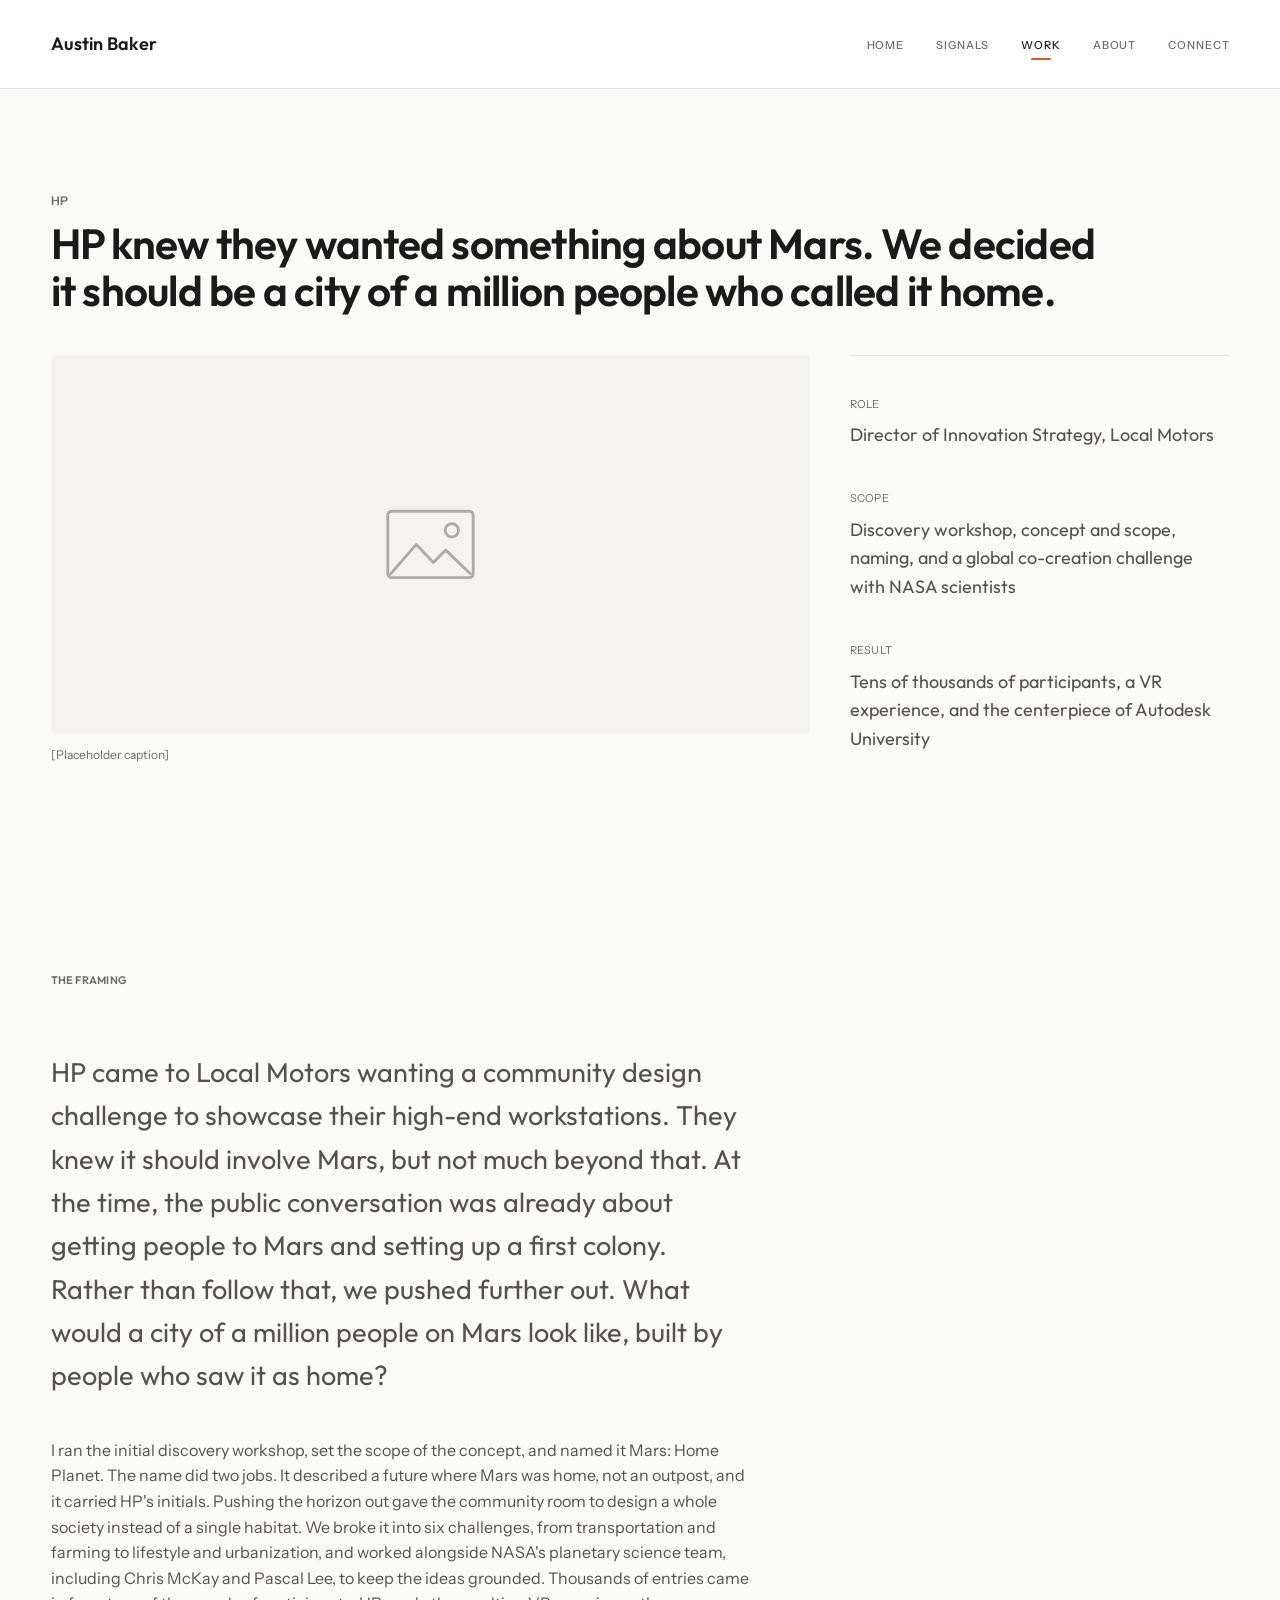
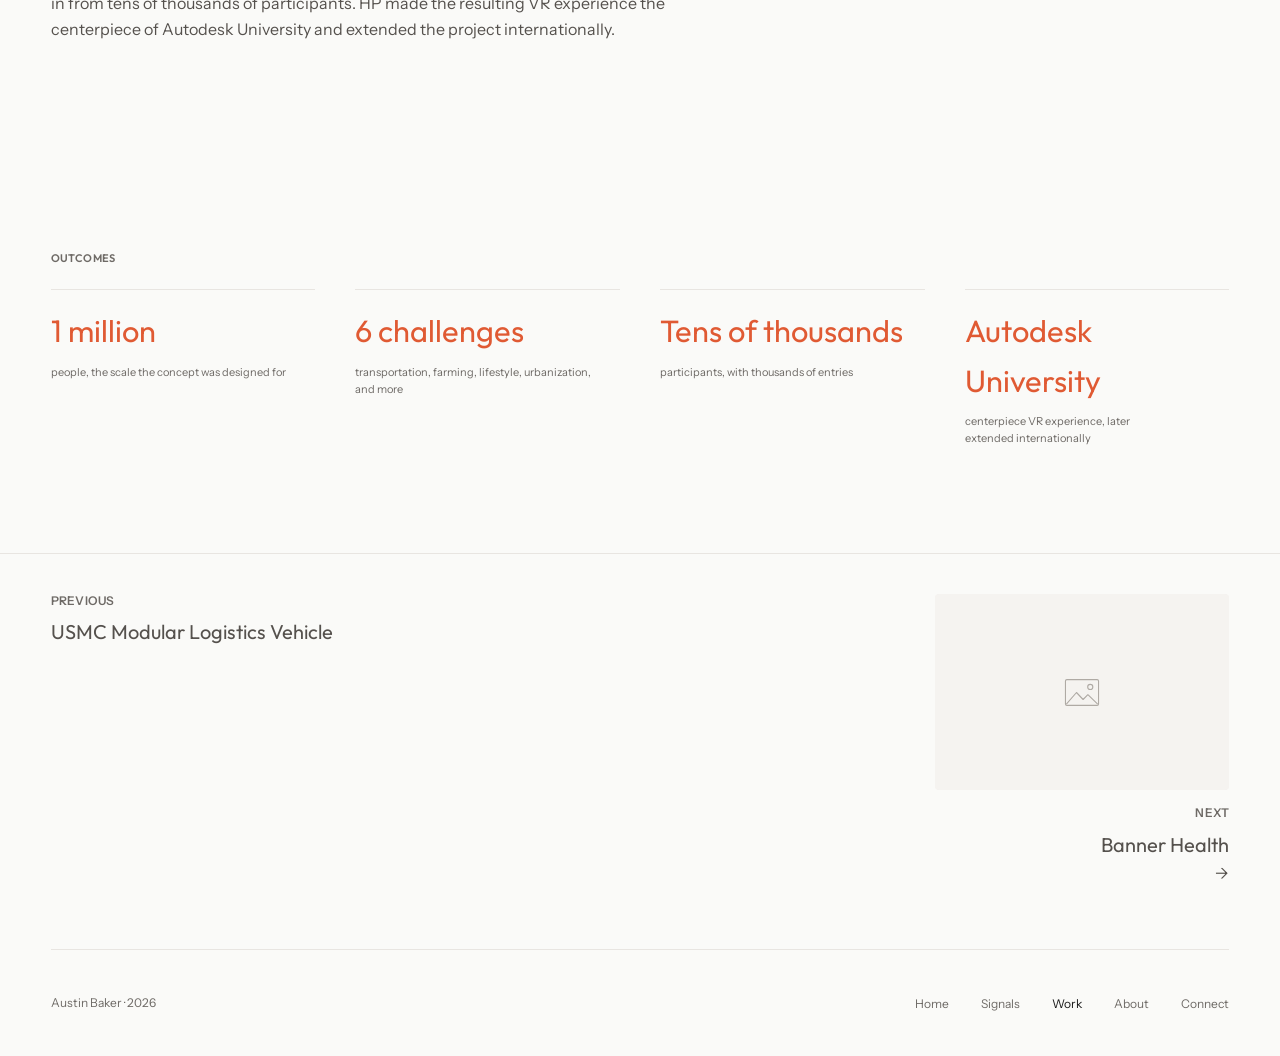
<file: work/hp-mars-home-planet.html>
<!doctype html>
<html lang="en">
<head>
  <meta charset="utf-8" />
  <meta name="viewport" content="width=device-width, initial-scale=1" />
  <title>HP Mars: Home Planet — Austin Baker</title>
  <meta name="description" content="How Austin Baker framed HP's Mars: Home Planet, a global co-creation challenge to imagine a city of a million people on Mars, alongside NASA scientists." />
  <link rel="preconnect" href="https://fonts.googleapis.com" />
  <link rel="preconnect" href="https://fonts.gstatic.com" crossorigin />
  <link rel="stylesheet" href="https://fonts.googleapis.com/css2?family=Instrument+Sans:wght@400;500;600;700&family=Outfit:wght@400;500;600&display=swap" />
  <link rel="stylesheet" href="/css/tokens.css" />
  <link rel="stylesheet" href="/css/base.css" />
  <link rel="stylesheet" href="/css/typography.css" />
  <link rel="stylesheet" href="/css/layout.css" />
  <link rel="stylesheet" href="/css/components.css" />
</head>
<body data-page="work">
  <a class="u-skip-link" href="#main">Skip to content</a>

  <div data-include="/partials/nav.html"></div>

  <main id="main">
    <section data-section aria-labelledby="case-hero-heading" data-animate>
      <div class="container">
        <span class="eyebrow">HP</span>
        <h1 id="case-hero-heading" class="type-heading-1" style="margin-top: var(--space-12);">
          HP knew they wanted something about Mars. We decided it should be a city of a million people who called it home.
        </h1>

        <div class="case-hero__media">
          <!-- Figma: concept image beside "At a glance", 864×420 -->
          <figure class="media media--2x1">
            <img class="media__img" src="/assets/img/placeholder.svg" width="1600" height="1200" loading="lazy" decoding="async" data-placeholder alt="Placeholder image">
            <figcaption class="media__caption type-caption">[Placeholder caption]</figcaption>
          </figure>
          <dl class="case-hero__meta">
            <div>
              <dt>Role</dt>
              <dd>Director of Innovation Strategy, Local Motors</dd>
            </div>
            <div>
              <dt>Scope</dt>
              <dd>Discovery workshop, concept and scope, naming, and a global co-creation challenge with NASA scientists</dd>
            </div>
            <div>
              <dt>Result</dt>
              <dd>Tens of thousands of participants, a VR experience, and the centerpiece of Autodesk University</dd>
            </div>
          </dl>
        </div>
      </div>
    </section>

    <section data-section aria-labelledby="case-reframe-heading" data-animate>
      <div class="container case-reframe">
        <h2 id="case-reframe-heading" class="case-section__heading">The framing</h2>
        <p class="case-reframe__statement">
          HP came to Local Motors wanting a community design challenge to showcase their high-end workstations. They knew it should involve Mars, but not much beyond that. At the time, the public conversation was already about getting people to Mars and setting up a first colony. Rather than follow that, we pushed further out. What would a city of a million people on Mars look like, built by people who saw it as home?
        </p>
        <p class="measure" style="color: var(--color-ink-soft);">
          I ran the initial discovery workshop, set the scope of the concept, and named it Mars: Home Planet. The name did two jobs. It described a future where Mars was home, not an outpost, and it carried HP's initials. Pushing the horizon out gave the community room to design a whole society instead of a single habitat. We broke it into six challenges, from transportation and farming to lifestyle and urbanization, and worked alongside NASA's planetary science team, including Chris McKay and Pascal Lee, to keep the ideas grounded. Thousands of entries came in from tens of thousands of participants. HP made the resulting VR experience the centerpiece of Autodesk University and extended the project internationally.
        </p>
      </div>
    </section>

    <section data-section aria-labelledby="case-outcomes-heading" data-animate>
      <div class="container">
        <h2 id="case-outcomes-heading" class="case-section__heading">Outcomes</h2>
        <div class="outcomes-grid">
          <div class="outcome">
            <p class="outcome__value">1 million</p>
            <p class="outcome__label">people, the scale the concept was designed for</p>
          </div>
          <div class="outcome">
            <p class="outcome__value">6 challenges</p>
            <p class="outcome__label">transportation, farming, lifestyle, urbanization, and more</p>
          </div>
          <div class="outcome">
            <p class="outcome__value">Tens of thousands</p>
            <p class="outcome__label">participants, with thousands of entries</p>
          </div>
          <div class="outcome">
            <p class="outcome__value">Autodesk University</p>
            <p class="outcome__label">centerpiece VR experience, later extended internationally</p>
          </div>
        </div>
      </div>
    </section>

    <nav class="container case-nav" aria-label="Next case study" data-section="compact">
      <a class="case-nav__link" href="/work/usmc-modular-logistics-vehicle.html">
        <span class="eyebrow">Previous</span>
        <span style="display:block; font-family: var(--font-display); font-size: 1.25rem; margin-top: var(--space-8);">USMC Modular Logistics Vehicle</span>
      </a>
      <a class="case-nav__link case-nav__link--next link-arrow" href="/work/banner-health.html">
        <!-- Figma: "Next case preview", 328×220 -->
        <figure class="media case-nav__media">
          <img class="media__img" src="/assets/img/placeholder.svg" width="1600" height="1200" loading="lazy" decoding="async" data-placeholder alt="">
        </figure>
        <span class="eyebrow">Next</span>
        <span style="display:block; font-family: var(--font-display); font-size: 1.25rem; margin-top: var(--space-8);">Banner Health</span>
      </a>
    </nav>
  </main>

  <div data-include="/partials/footer.html"></div>

  <script src="/js/include.js"></script>
  <script src="/js/main.js"></script>
</body>
</html>
</file>
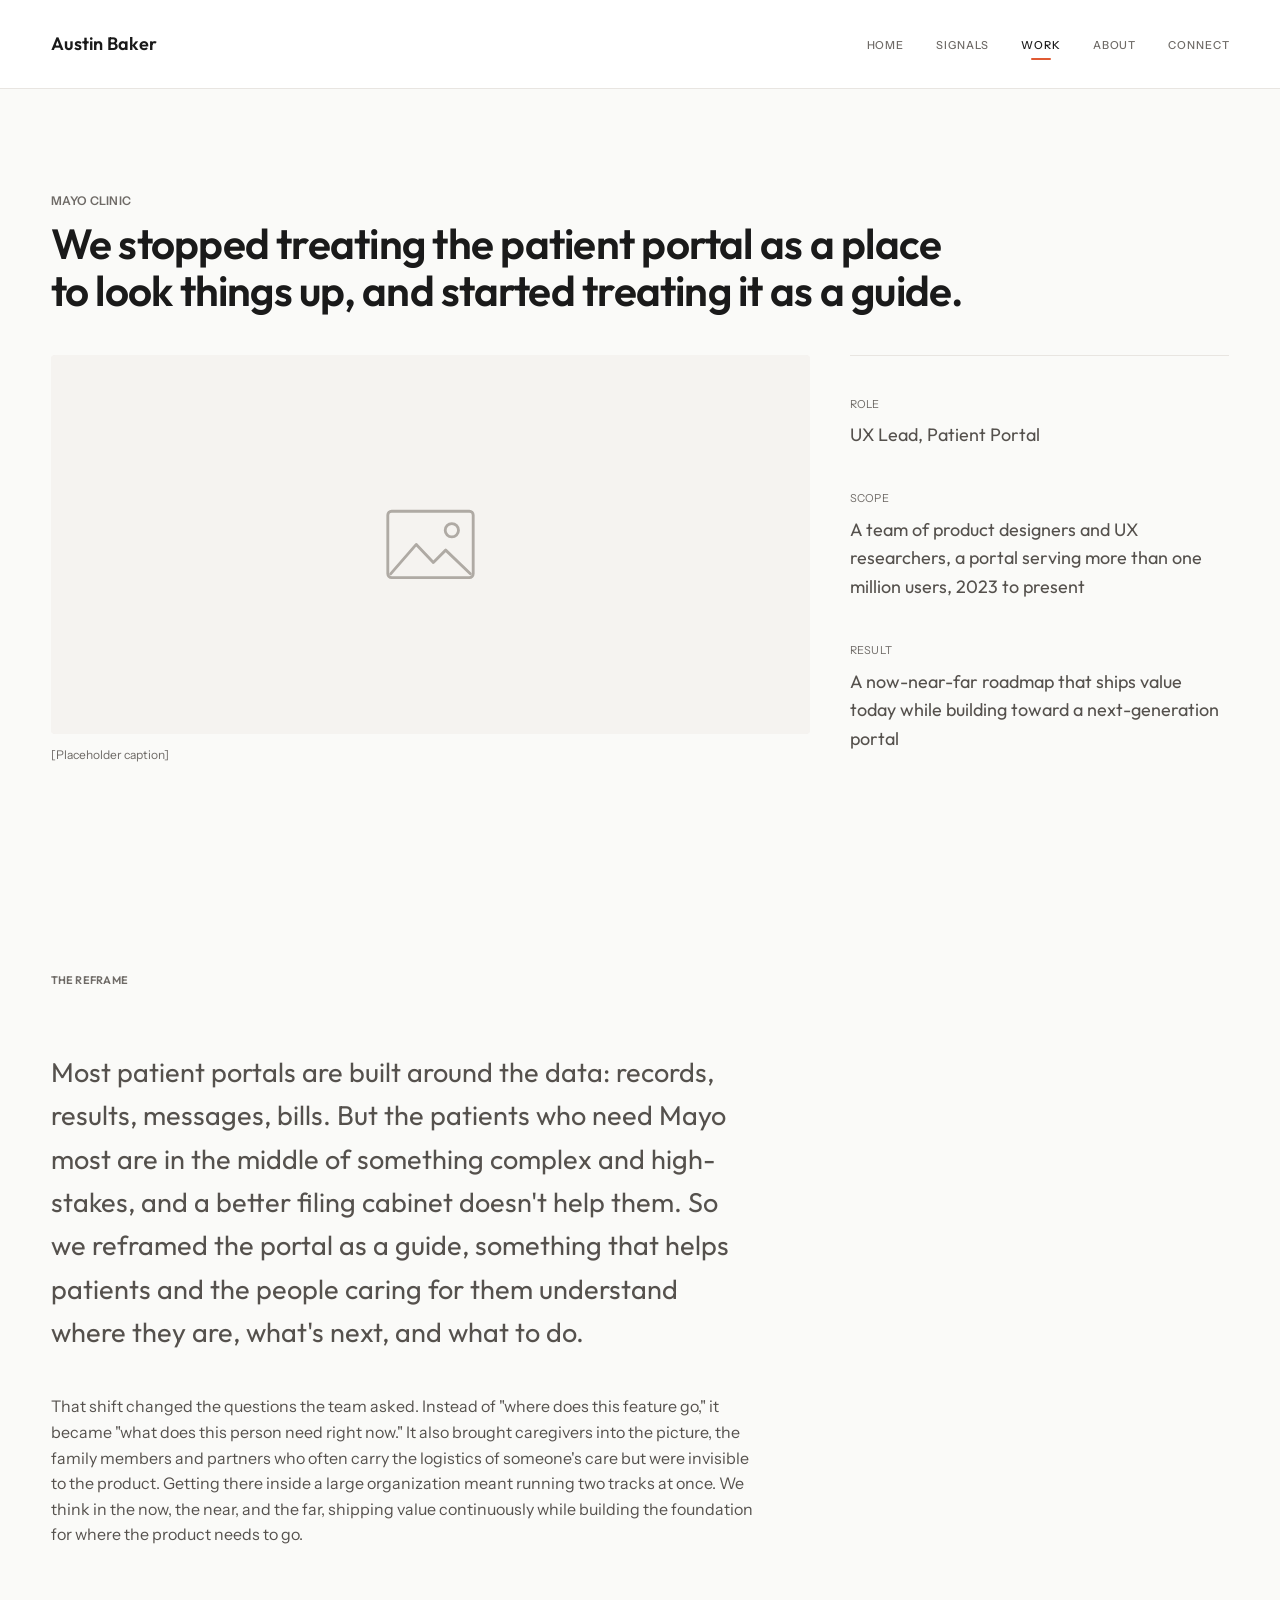
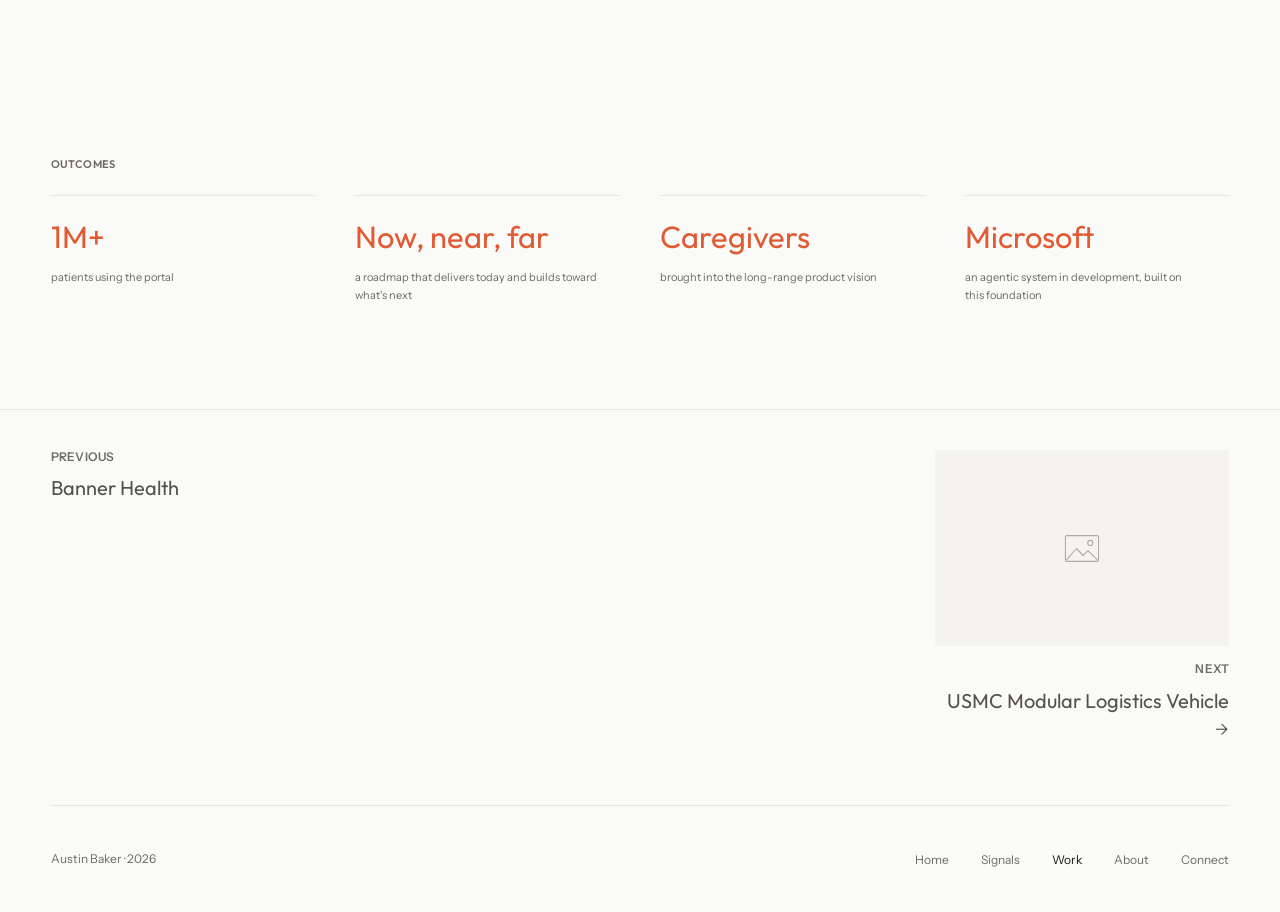
<file: work/mayo-clinic.html>
<!doctype html>
<html lang="en">
<head>
  <meta charset="utf-8" />
  <meta name="viewport" content="width=device-width, initial-scale=1" />
  <title>Mayo Clinic — Austin Baker</title>
  <meta name="description" content="How Austin Baker led the shift of Mayo Clinic's patient portal from a place to look up health data to a guide for patients and caregivers." />
  <link rel="preconnect" href="https://fonts.googleapis.com" />
  <link rel="preconnect" href="https://fonts.gstatic.com" crossorigin />
  <link rel="stylesheet" href="https://fonts.googleapis.com/css2?family=Instrument+Sans:wght@400;500;600;700&family=Outfit:wght@400;500;600&display=swap" />
  <link rel="stylesheet" href="/css/tokens.css" />
  <link rel="stylesheet" href="/css/base.css" />
  <link rel="stylesheet" href="/css/typography.css" />
  <link rel="stylesheet" href="/css/layout.css" />
  <link rel="stylesheet" href="/css/components.css" />
</head>
<body data-page="work">
  <a class="u-skip-link" href="#main">Skip to content</a>

  <div data-include="/partials/nav.html"></div>

  <main id="main">
    <section data-section aria-labelledby="case-hero-heading" data-animate>
      <div class="container">
        <span class="eyebrow">Mayo Clinic</span>
        <h1 id="case-hero-heading" class="type-heading-1" style="margin-top: var(--space-12);">
          We stopped treating the patient portal as a place to look things up, and started treating it as a guide.
        </h1>

        <div class="case-hero__media">
          <!-- Figma: concept image beside "At a glance", 864×420 -->
          <figure class="media media--2x1">
            <img class="media__img" src="/assets/img/placeholder.svg" width="1600" height="1200" loading="lazy" decoding="async" data-placeholder alt="Placeholder image">
            <figcaption class="media__caption type-caption">[Placeholder caption]</figcaption>
          </figure>
          <dl class="case-hero__meta">
            <div>
              <dt>Role</dt>
              <dd>UX Lead, Patient Portal</dd>
            </div>
            <div>
              <dt>Scope</dt>
              <dd>A team of product designers and UX researchers, a portal serving more than one million users, 2023 to present</dd>
            </div>
            <div>
              <dt>Result</dt>
              <dd>A now-near-far roadmap that ships value today while building toward a next-generation portal</dd>
            </div>
          </dl>
        </div>
      </div>
    </section>

    <section data-section aria-labelledby="case-reframe-heading" data-animate>
      <div class="container case-reframe">
        <h2 id="case-reframe-heading" class="case-section__heading">The reframe</h2>
        <p class="case-reframe__statement">
          Most patient portals are built around the data: records, results, messages, bills. But the patients who need Mayo most are in the middle of something complex and high-stakes, and a better filing cabinet doesn't help them. So we reframed the portal as a guide, something that helps patients and the people caring for them understand where they are, what's next, and what to do.
        </p>
        <p class="measure" style="color: var(--color-ink-soft);">
          That shift changed the questions the team asked. Instead of "where does this feature go," it became "what does this person need right now." It also brought caregivers into the picture, the family members and partners who often carry the logistics of someone's care but were invisible to the product. Getting there inside a large organization meant running two tracks at once. We think in the now, the near, and the far, shipping value continuously while building the foundation for where the product needs to go.
        </p>
      </div>
    </section>

    <section data-section aria-labelledby="case-outcomes-heading" data-animate>
      <div class="container">
        <h2 id="case-outcomes-heading" class="case-section__heading">Outcomes</h2>
        <div class="outcomes-grid">
          <div class="outcome">
            <p class="outcome__value">1M+</p>
            <p class="outcome__label">patients using the portal</p>
          </div>
          <div class="outcome">
            <p class="outcome__value">Now, near, far</p>
            <p class="outcome__label">a roadmap that delivers today and builds toward what's next</p>
          </div>
          <div class="outcome">
            <p class="outcome__value">Caregivers</p>
            <p class="outcome__label">brought into the long-range product vision</p>
          </div>
          <div class="outcome">
            <p class="outcome__value">Microsoft</p>
            <p class="outcome__label">an agentic system in development, built on this foundation</p>
          </div>
        </div>
      </div>
    </section>

    <nav class="container case-nav" aria-label="Next case study" data-section="compact">
      <a class="case-nav__link" href="/work/banner-health.html">
        <span class="eyebrow">Previous</span>
        <span style="display:block; font-family: var(--font-display); font-size: 1.25rem; margin-top: var(--space-8);">Banner Health</span>
      </a>
      <a class="case-nav__link case-nav__link--next link-arrow" href="/work/usmc-modular-logistics-vehicle.html">
        <!-- Figma: "Next case preview", 328×220 -->
        <figure class="media case-nav__media">
          <img class="media__img" src="/assets/img/placeholder.svg" width="1600" height="1200" loading="lazy" decoding="async" data-placeholder alt="">
        </figure>
        <span class="eyebrow">Next</span>
        <span style="display:block; font-family: var(--font-display); font-size: 1.25rem; margin-top: var(--space-8);">USMC Modular Logistics Vehicle</span>
      </a>
    </nav>
  </main>

  <div data-include="/partials/footer.html"></div>

  <script src="/js/include.js"></script>
  <script src="/js/main.js"></script>
</body>
</html>
</file>
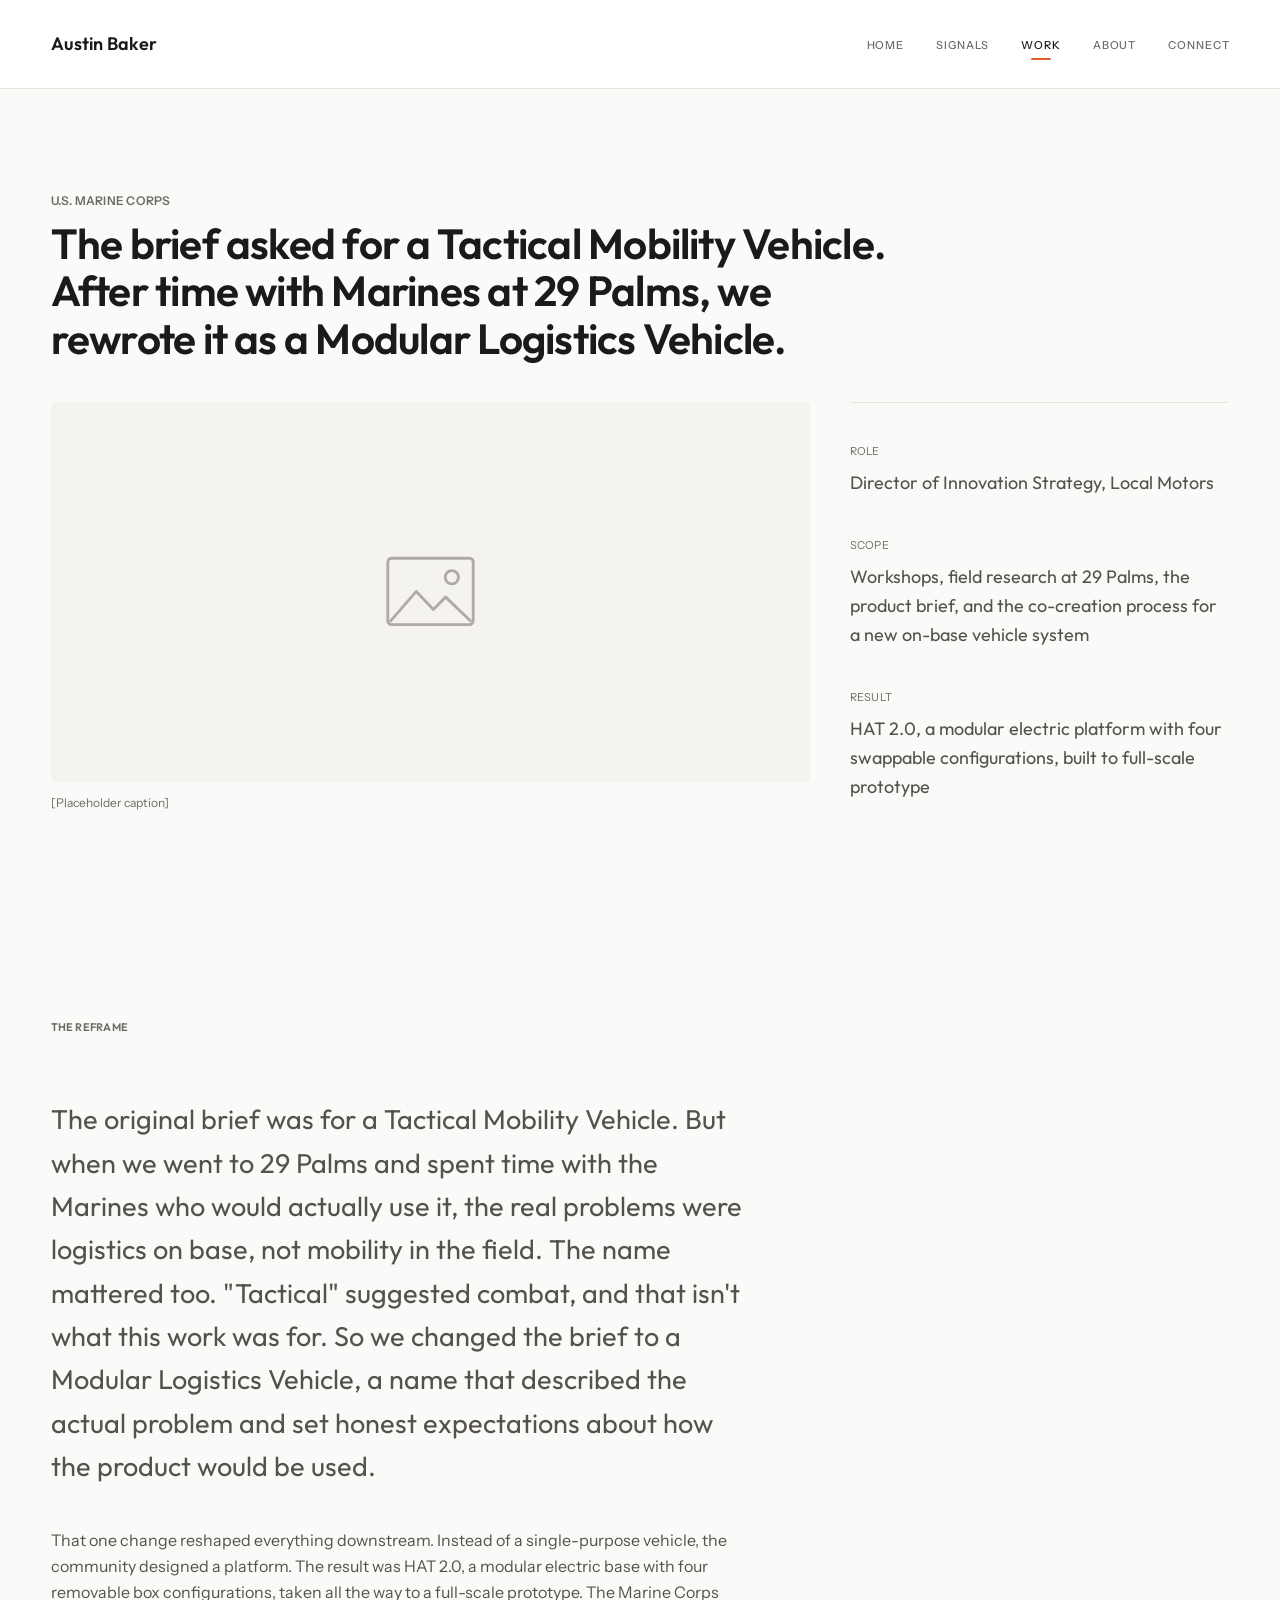
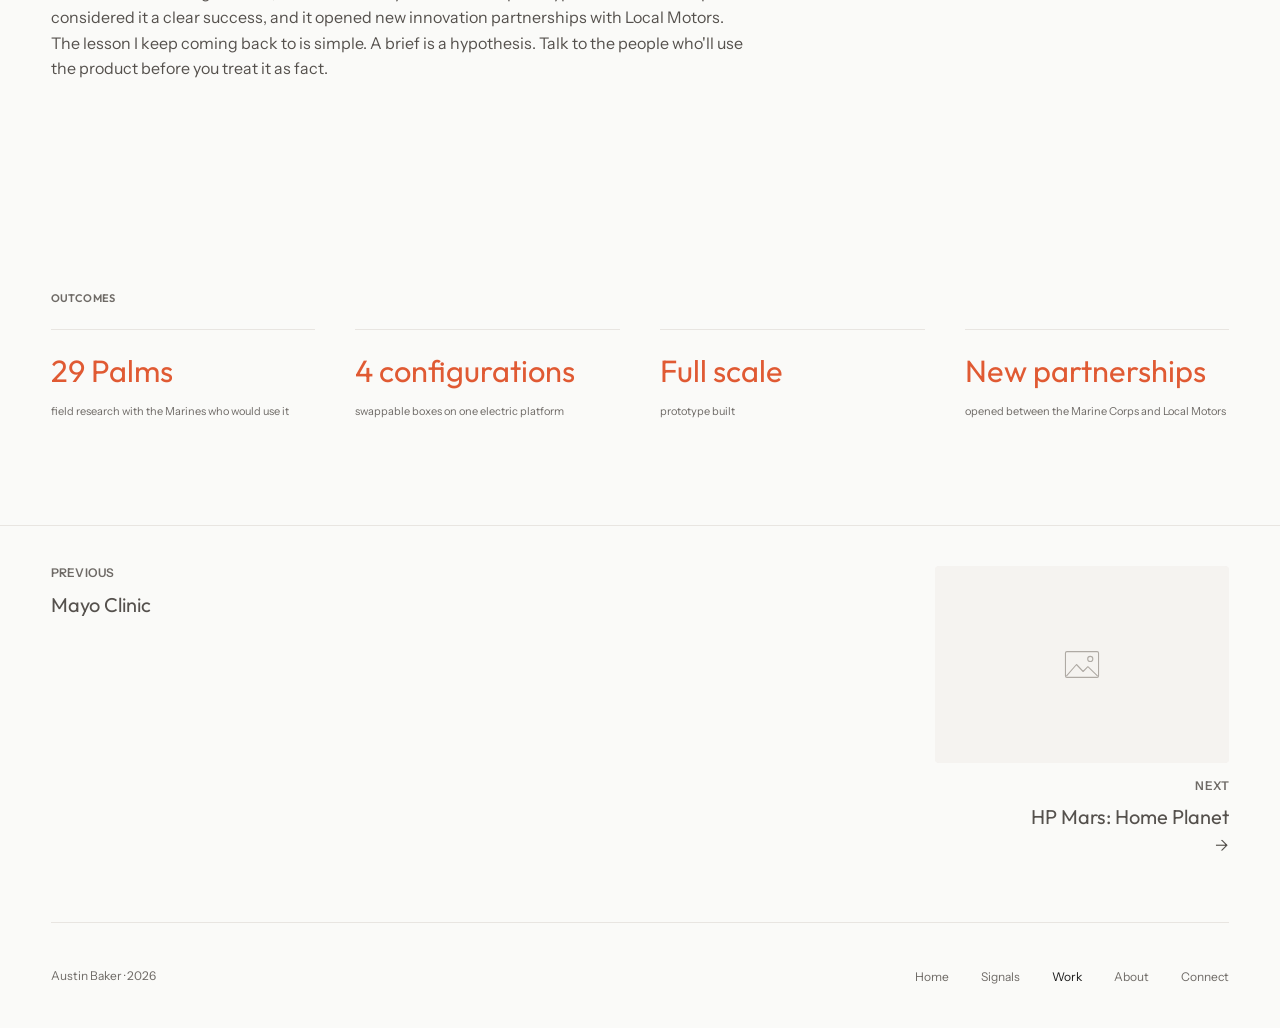
<file: work/usmc-modular-logistics-vehicle.html>
<!doctype html>
<html lang="en">
<head>
  <meta charset="utf-8" />
  <meta name="viewport" content="width=device-width, initial-scale=1" />
  <title>USMC Modular Logistics Vehicle — Austin Baker</title>
  <meta name="description" content="How Austin Baker reshaped a US Marine Corps vehicle brief through field research at 29 Palms, leading to the HAT 2.0 modular electric platform." />
  <link rel="preconnect" href="https://fonts.googleapis.com" />
  <link rel="preconnect" href="https://fonts.gstatic.com" crossorigin />
  <link rel="stylesheet" href="https://fonts.googleapis.com/css2?family=Instrument+Sans:wght@400;500;600;700&family=Outfit:wght@400;500;600&display=swap" />
  <link rel="stylesheet" href="/css/tokens.css" />
  <link rel="stylesheet" href="/css/base.css" />
  <link rel="stylesheet" href="/css/typography.css" />
  <link rel="stylesheet" href="/css/layout.css" />
  <link rel="stylesheet" href="/css/components.css" />
</head>
<body data-page="work">
  <a class="u-skip-link" href="#main">Skip to content</a>

  <div data-include="/partials/nav.html"></div>

  <main id="main">
    <section data-section aria-labelledby="case-hero-heading" data-animate>
      <div class="container">
        <span class="eyebrow">U.S. Marine Corps</span>
        <h1 id="case-hero-heading" class="type-heading-1" style="margin-top: var(--space-12);">
          The brief asked for a Tactical Mobility Vehicle. After time with Marines at 29 Palms, we rewrote it as a Modular Logistics Vehicle.
        </h1>

        <div class="case-hero__media">
          <!-- Figma: concept image beside "At a glance", 864×420 -->
          <figure class="media media--2x1">
            <img class="media__img" src="/assets/img/placeholder.svg" width="1600" height="1200" loading="lazy" decoding="async" data-placeholder alt="Placeholder image">
            <figcaption class="media__caption type-caption">[Placeholder caption]</figcaption>
          </figure>
          <dl class="case-hero__meta">
            <div>
              <dt>Role</dt>
              <dd>Director of Innovation Strategy, Local Motors</dd>
            </div>
            <div>
              <dt>Scope</dt>
              <dd>Workshops, field research at 29 Palms, the product brief, and the co-creation process for a new on-base vehicle system</dd>
            </div>
            <div>
              <dt>Result</dt>
              <dd>HAT 2.0, a modular electric platform with four swappable configurations, built to full-scale prototype</dd>
            </div>
          </dl>
        </div>
      </div>
    </section>

    <section data-section aria-labelledby="case-reframe-heading" data-animate>
      <div class="container case-reframe">
        <h2 id="case-reframe-heading" class="case-section__heading">The reframe</h2>
        <p class="case-reframe__statement">
          The original brief was for a Tactical Mobility Vehicle. But when we went to 29 Palms and spent time with the Marines who would actually use it, the real problems were logistics on base, not mobility in the field. The name mattered too. "Tactical" suggested combat, and that isn't what this work was for. So we changed the brief to a Modular Logistics Vehicle, a name that described the actual problem and set honest expectations about how the product would be used.
        </p>
        <p class="measure" style="color: var(--color-ink-soft);">
          That one change reshaped everything downstream. Instead of a single-purpose vehicle, the community designed a platform. The result was HAT 2.0, a modular electric base with four removable box configurations, taken all the way to a full-scale prototype. The Marine Corps considered it a clear success, and it opened new innovation partnerships with Local Motors. The lesson I keep coming back to is simple. A brief is a hypothesis. Talk to the people who'll use the product before you treat it as fact.
        </p>
      </div>
    </section>

    <section data-section aria-labelledby="case-outcomes-heading" data-animate>
      <div class="container">
        <h2 id="case-outcomes-heading" class="case-section__heading">Outcomes</h2>
        <div class="outcomes-grid">
          <div class="outcome">
            <p class="outcome__value">29 Palms</p>
            <p class="outcome__label">field research with the Marines who would use it</p>
          </div>
          <div class="outcome">
            <p class="outcome__value">4 configurations</p>
            <p class="outcome__label">swappable boxes on one electric platform</p>
          </div>
          <div class="outcome">
            <p class="outcome__value">Full scale</p>
            <p class="outcome__label">prototype built</p>
          </div>
          <div class="outcome">
            <p class="outcome__value">New partnerships</p>
            <p class="outcome__label">opened between the Marine Corps and Local Motors</p>
          </div>
        </div>
      </div>
    </section>

    <nav class="container case-nav" aria-label="Next case study" data-section="compact">
      <a class="case-nav__link" href="/work/mayo-clinic.html">
        <span class="eyebrow">Previous</span>
        <span style="display:block; font-family: var(--font-display); font-size: 1.25rem; margin-top: var(--space-8);">Mayo Clinic</span>
      </a>
      <a class="case-nav__link case-nav__link--next link-arrow" href="/work/hp-mars-home-planet.html">
        <!-- Figma: "Next case preview", 328×220 -->
        <figure class="media case-nav__media">
          <img class="media__img" src="/assets/img/placeholder.svg" width="1600" height="1200" loading="lazy" decoding="async" data-placeholder alt="">
        </figure>
        <span class="eyebrow">Next</span>
        <span style="display:block; font-family: var(--font-display); font-size: 1.25rem; margin-top: var(--space-8);">HP Mars: Home Planet</span>
      </a>
    </nav>
  </main>

  <div data-include="/partials/footer.html"></div>

  <script src="/js/include.js"></script>
  <script src="/js/main.js"></script>
</body>
</html>
</file>
<file: css/tokens.css>
/*
  Design tokens — single source of truth. Values come from the Figma
  "Final Designs" page (file ABGUVLX1P87DNDHjiBb8yp), consolidated: near-
  duplicate sizes, grays, and spacing values were collapsed to one value
  each. Desktop sizes match Figma at 1440px; fluid values scale down to a
  375px viewport.
*/

:root {
  /* ---- Color ---------------------------------------------------------- */
  --color-paper: #fafaf8;         /* page background */
  --color-paper-raised: #f5f3f0;  /* subtle section / panel background */
  --color-surface: #ffffff;       /* cards, secondary buttons */
  --color-ink: #1a1a1a;           /* headings, primary text */
  --color-ink-soft: #55514d;      /* body copy (was #55514d / #6e6a66) */
  --color-muted: #6e6a66;         /* meta, captions, inactive nav (was 5 grays) */
  --color-border: #e8e5e1;        /* hairlines, dividers, card borders */
  --color-border-hover: #afaaa4;  /* card border on hover */
  --color-accent: #e05a33;        /* fills, rules, markers, large accent text */
  --color-accent-hover: #c44822;  /* hover / pressed for accent fills, text links, ghost buttons */
  --color-accent-tint: #fdf1ec;   /* tag and highlight backgrounds */
  --color-accent-text: #b8441f;   /* accent text under 24px — #e05a33 fails AA at small sizes */
  --color-on-accent: #ffffff;

  /* ---- Font families --------------------------------------------------- */
  --font-display: "Outfit", ui-sans-serif, system-ui, sans-serif;
  --font-body: "Instrument Sans", ui-sans-serif, system-ui, -apple-system, "Segoe UI", sans-serif;

  --weight-regular: 400;
  --weight-medium: 500;
  --weight-semibold: 600;
  --weight-bold: 700;

  /* ---- Type roles ------------------------------------------------------
     Each role: size / leading / tracking. Applied via typography.css. */

  /* Outfit */
  --text-display-1: clamp(2.75rem, 1.429rem + 5.634vw, 6.5rem); /* 44 → 104 */
  --leading-display-1: 1.04;
  --tracking-display-1: -0.035em;

  --text-display-2: clamp(2.5rem, 1.972rem + 2.254vw, 4rem); /* 40 → 64 */
  --leading-display-2: 1.08;
  --tracking-display-2: -0.02em;

  --text-heading-1: clamp(2rem, 1.736rem + 1.127vw, 2.75rem); /* 32 → 44 */
  --leading-heading-1: 1.12;
  --tracking-heading-1: -0.018em;

  --text-quote: clamp(1.5rem, 1.324rem + 0.751vw, 2rem); /* 24 → 32 */
  --leading-quote: 1.25;
  --tracking-quote: -0.005em;

  --text-heading-2: clamp(1.375rem, 1.243rem + 0.563vw, 1.75rem); /* 22 → 28 */
  --leading-heading-2: 1.2;
  --tracking-heading-2: -0.01em;

  --text-heading-3: clamp(1.25rem, 1.162rem + 0.376vw, 1.5rem); /* 20 → 24 */
  --leading-heading-3: 1.25;
  --tracking-heading-3: -0.005em;

  --text-heading-4: 1.125rem; /* 18 */
  --leading-heading-4: 1.35;

  /* Instrument Sans */
  --text-lede: clamp(1.1875rem, 1.121rem + 0.282vw, 1.375rem); /* 19 → 22 */
  --leading-lede: 1.55;

  --text-body-lg: 1.125rem; /* 18 */
  --leading-body-lg: 1.65;

  --text-body: 1rem; /* 16 */
  --leading-body: 1.6;

  --text-body-sm: 0.875rem; /* 14 */
  --leading-body-sm: 1.55;

  --text-label: 0.875rem; /* 14 — buttons, text links, section labels */
  --text-caption: 0.75rem; /* 12 — captions, eyebrows, footer */
  --text-meta: 0.6875rem; /* 11 — nav, dates, tags, field labels */

  --leading-tight: 1.2;
  --tracking-caps: 0.02em; /* all small uppercase labels */
  --tracking-nav: 0.08em;

  /* ---- Space ------------------------------------------------------------
     Named by pixel value so Figma numbers map 1:1 (gap 24 → --space-24). */
  --space-4: 0.25rem;
  --space-6: 0.375rem; /* label-to-icon gap in Figma's Ghost button and Card action */
  --space-8: 0.5rem;
  --space-12: 0.75rem;
  --space-16: 1rem;
  --space-20: 1.25rem;
  --space-24: 1.5rem;
  --space-32: 2rem;
  --space-40: 2.5rem;
  --space-48: 3rem;
  --space-56: 3.5rem;
  --space-64: 4rem;
  --space-80: 5rem;
  --space-112: 7rem;
  --space-128: 8rem;

  /* ---- Layout ----------------------------------------------------------- */
  --container-max: 90rem; /* 1440, gutters included → 1328 content */
  --gutter: clamp(1.25rem, 0.458rem + 3.38vw, 3.5rem); /* 20 → 56 */
  --section-space: clamp(4rem, 2.944rem + 4.507vw, 7rem); /* 64 → 112 */
  --section-space-sm: clamp(3.5rem, 2.796rem + 3.005vw, 5.5rem); /* 56 → 88, banded sections */
  --section-space-xs: clamp(2.5rem, 1.972rem + 2.254vw, 4rem); /* 40 → 64, call-to-action band */
  --hero-space-top: clamp(4rem, 2.594rem + 6.01vw, 8rem); /* 64 → 128 */
  --band-inset: clamp(1.25rem, 5.63vw - 0.07rem, 5rem); /* 20 → 80, banded section side padding */
  /* Text block width: ~60% of the content area, as in the Figma 1440 frames
     (800px there). Scales with the viewport; vw rather than % so blocks
     nested in grid columns don't shrink twice. */
  --measure: clamp(32rem, 55vw, 50rem);
  --nav-height: 5.5rem; /* 88 */

  /* ---- Shape ------------------------------------------------------------ */
  --radius: 0.25rem; /* 4 */
  --rule: 1px solid var(--color-border);

  /* ---- Motion (values only — animations come later) --------------------- */
  --ease-standard: cubic-bezier(0.4, 0, 0.2, 1);
  --ease-out: cubic-bezier(0.16, 1, 0.3, 1);
  --duration-fast: 150ms;
  --duration-base: 300ms;
  --duration-slow: 600ms;
}
</file>
<file: css/base.css>
/* Reset + element defaults. Visual roles live in typography.css. */

*,
*::before,
*::after {
  box-sizing: border-box;
}

html {
  color-scheme: light;
  -webkit-text-size-adjust: 100%;
}

body {
  margin: 0;
  background: var(--color-paper);
  color: var(--color-ink-soft);
  font-family: var(--font-body);
  font-size: var(--text-body);
  line-height: var(--leading-body);
  -webkit-font-smoothing: antialiased;
  -moz-osx-font-smoothing: grayscale;
  text-rendering: optimizeLegibility;
}

img,
svg {
  display: block;
  max-width: 100%;
}

h1,
h2,
h3,
h4,
p,
figure,
blockquote,
dl,
dd {
  margin: 0;
}

/* Headings default to a sensible role by level; add a .type-* class to
   decouple visual size from document outline. */
h1,
h2,
h3,
h4 {
  font-family: var(--font-display);
  font-weight: var(--weight-semibold);
  color: var(--color-ink);
  text-wrap: balance;
}

h1 {
  font-size: var(--text-heading-1);
  line-height: var(--leading-heading-1);
  letter-spacing: var(--tracking-heading-1);
}

h2 {
  font-size: var(--text-heading-2);
  line-height: var(--leading-heading-2);
  letter-spacing: var(--tracking-heading-2);
}

h3 {
  font-size: var(--text-heading-3);
  line-height: var(--leading-heading-3);
  letter-spacing: var(--tracking-heading-3);
}

h4 {
  font-size: var(--text-heading-4);
  line-height: var(--leading-heading-4);
}

p {
  text-wrap: pretty;
}

a {
  color: inherit;
}

ul,
ol {
  margin: 0;
  padding: 0;
  list-style: none;
}

button {
  font: inherit;
  color: inherit;
  background: none;
  border: 0;
  padding: 0;
  cursor: pointer;
}

::selection {
  background: var(--color-accent-tint);
  color: var(--color-ink);
}

:focus-visible {
  outline: 2px solid var(--color-accent);
  outline-offset: 3px;
}

.u-visually-hidden {
  position: absolute;
  width: 1px;
  height: 1px;
  padding: 0;
  margin: -1px;
  overflow: hidden;
  clip: rect(0, 0, 0, 0);
  white-space: nowrap;
  border: 0;
}

.u-skip-link {
  position: absolute;
  left: var(--space-16);
  top: var(--space-16);
  z-index: 100;
  background: var(--color-ink);
  color: var(--color-paper);
  padding: var(--space-12) var(--space-16);
  transform: translateY(calc(-100% - var(--space-32)));
  transition: transform var(--duration-fast) var(--ease-standard);
}

.u-skip-link:focus {
  transform: none;
}

@media (prefers-reduced-motion: reduce) {
  *,
  *::before,
  *::after {
    animation-duration: 0.001ms !important;
    animation-iteration-count: 1 !important;
    transition-duration: 0.001ms !important;
    scroll-behavior: auto !important;
  }
}
</file>
<file: css/typography.css>
/*
  Type roles. Pick by visual role, independent of heading level — e.g. an
  <h2> section heading on Home uses .type-heading-1. Each role notes the
  Figma layers it replaces.
*/

/* ---- Outfit ------------------------------------------------------------ */

/* Home hero. Figma: "Display 1 · Positioning" (Solarpunk / Display 1). */
.type-display-1 {
  font-family: var(--font-display);
  font-weight: var(--weight-semibold);
  font-size: var(--text-display-1);
  line-height: var(--leading-display-1);
  letter-spacing: var(--tracking-display-1);
  color: var(--color-ink);
}

/* Detail-page titles. Figma: Case title 64, Article title 72. */
.type-display-2 {
  font-family: var(--font-display);
  font-weight: var(--weight-semibold);
  font-size: var(--text-display-2);
  line-height: var(--leading-display-2);
  letter-spacing: var(--tracking-display-2);
  color: var(--color-ink);
}

/* Index-page titles and major section headings. Figma: 36 / 40 / 44 / 48. */
.type-heading-1 {
  font-family: var(--font-display);
  font-weight: var(--weight-semibold);
  font-size: var(--text-heading-1);
  line-height: var(--leading-heading-1);
  letter-spacing: var(--tracking-heading-1);
  color: var(--color-ink);
}

/* Subsection headings and list-item titles. Figma: 28 / 30. */
.type-heading-2 {
  font-family: var(--font-display);
  font-weight: var(--weight-semibold);
  font-size: var(--text-heading-2);
  line-height: var(--leading-heading-2);
  letter-spacing: var(--tracking-heading-2);
  color: var(--color-ink);
}

/* Card titles, decision choices, condition titles. Figma: 23 / 24 / 25 / 26. */
.type-heading-3 {
  font-family: var(--font-display);
  font-weight: var(--weight-semibold);
  font-size: var(--text-heading-3);
  line-height: var(--leading-heading-3);
  letter-spacing: var(--tracking-heading-3);
  color: var(--color-ink);
}

/* Small titles: quote cards, beliefs, contact options, wordmark. Figma: 16 / 18 / 20. */
.type-heading-4 {
  font-family: var(--font-display);
  font-weight: var(--weight-semibold);
  font-size: var(--text-heading-4);
  line-height: var(--leading-heading-4);
  color: var(--color-ink);
}

/* Pull quotes. Figma: Outfit Medium 32. */
.type-quote {
  font-family: var(--font-display);
  font-weight: var(--weight-medium);
  font-size: var(--text-quote);
  line-height: var(--leading-quote);
  letter-spacing: var(--tracking-quote);
  color: var(--color-ink);
}

/* Section label, paired with .type-section-index. Figma: "Typography Scale" 14 caps. */
.type-section-label {
  font-family: var(--font-display);
  font-weight: var(--weight-semibold);
  font-size: var(--text-label);
  line-height: var(--leading-tight);
  letter-spacing: var(--tracking-caps);
  text-transform: uppercase;
  color: var(--color-ink);
}

/* ---- Instrument Sans ----------------------------------------------------- */

/* Standfirst / positioning statement. Figma: 22 at 155–160%. */
.type-lede {
  font-family: var(--font-body);
  font-weight: var(--weight-regular);
  font-size: var(--text-lede);
  line-height: var(--leading-lede);
  color: var(--color-ink-soft);
}

/* Long-form and intro paragraphs. Figma: 18 at 160–170%. */
.type-body-lg {
  font-family: var(--font-body);
  font-weight: var(--weight-regular);
  font-size: var(--text-body-lg);
  line-height: var(--leading-body-lg);
  color: var(--color-ink-soft);
}

/* Default paragraph. Figma: 15 / 16 / 17. */
.type-body {
  font-family: var(--font-body);
  font-weight: var(--weight-regular);
  font-size: var(--text-body);
  line-height: var(--leading-body);
  color: var(--color-ink-soft);
}

/* Card descriptions, supporting copy. Figma: 14 at 114–162%. */
.type-body-sm {
  font-family: var(--font-body);
  font-weight: var(--weight-regular);
  font-size: var(--text-body-sm);
  line-height: var(--leading-body-sm);
  color: var(--color-ink-soft);
}

/* Captions, editorial context, footer, author lines. Figma: 11 / 12 / 13 regular. */
.type-caption {
  font-family: var(--font-body);
  font-weight: var(--weight-regular);
  font-size: var(--text-caption);
  line-height: 1.5;
  color: var(--color-muted);
}

/* Buttons and text links. Figma: SemiBold 13 / 14. */
.type-label {
  font-family: var(--font-body);
  font-weight: var(--weight-semibold);
  font-size: var(--text-label);
  line-height: var(--leading-tight);
}

/* Page-level marker above a title. Figma: "Work / Decisions made at scale". */
.type-eyebrow {
  font-family: var(--font-body);
  font-weight: var(--weight-semibold);
  font-size: var(--text-caption);
  line-height: var(--leading-tight);
  letter-spacing: var(--tracking-caps);
  text-transform: uppercase;
  color: var(--color-muted);
}

/* Section number, e.g. "01". Figma: Instrument Sans Bold 12, accent. */
.type-section-index {
  font-family: var(--font-body);
  font-weight: var(--weight-bold);
  font-size: var(--text-caption);
  line-height: var(--leading-tight);
  letter-spacing: var(--tracking-caps);
  font-variant-numeric: tabular-nums;
  color: var(--color-accent-text);
}

/* Dates, field labels, table headings, themes. Figma: 11 caps, Regular/Medium. */
.type-meta {
  font-family: var(--font-body);
  font-weight: var(--weight-medium);
  font-size: var(--text-meta);
  line-height: var(--leading-tight);
  letter-spacing: var(--tracking-caps);
  text-transform: uppercase;
  font-variant-numeric: tabular-nums;
  color: var(--color-muted);
}

/* Category tags and status. Figma: SemiBold 10 / 11 caps, accent. */
.type-tag {
  font-family: var(--font-body);
  font-weight: var(--weight-semibold);
  font-size: var(--text-meta);
  line-height: var(--leading-tight);
  letter-spacing: var(--tracking-caps);
  text-transform: uppercase;
  color: var(--color-accent-text);
}

/* Primary nav links. Figma: six variants across pages → one. */
.type-nav {
  font-family: var(--font-body);
  font-weight: var(--weight-medium);
  font-size: var(--text-meta);
  line-height: var(--leading-tight);
  letter-spacing: var(--tracking-nav);
  text-transform: uppercase;
  color: var(--color-muted);
}
</file>
<file: css/layout.css>
/* Page chrome: container, section rhythm, header/nav, footer. */

.container {
  max-width: var(--container-max);
  margin-inline: auto;
  padding-inline: var(--gutter);
}

.measure {
  max-width: var(--measure);
}

/* ---- Section rhythm ------------------------------------------------------
   data-section on every top-level <section> keeps vertical spacing on one
   token. Dividers sit inside the gutters, as in Figma. */
[data-section] {
  padding-block: var(--section-space);
}

[data-section="compact"] {
  padding-block: calc(var(--section-space) * 0.6);
}

[data-section="hero"] {
  padding-top: var(--hero-space-top);
}

[data-section="band"] {
  padding-block: var(--section-space-sm);
}

[data-section="cta"] {
  padding-block: var(--section-space-xs);
}

/* Full-bleed background bands; content inset further than the page gutter. */
.band--raised {
  background: var(--color-paper-raised);
}

.band--tint {
  background: var(--color-accent-tint);
}

.container--inset {
  padding-inline: var(--band-inset);
}

/* Vertical stacks on the spacing scale. */
.stack-16,
.stack-20,
.stack-24,
.stack-32,
.stack-40,
.stack-48 {
  display: flex;
  flex-direction: column;
}

.stack-16 { gap: var(--space-16); }
.stack-20 { gap: var(--space-20); }
.stack-24 { gap: var(--space-24); }
.stack-32 { gap: var(--space-32); }
.stack-40 { gap: var(--space-40); }
.stack-48 { gap: var(--space-48); }

.divider {
  border: 0;
  border-top: var(--rule);
  margin: 0;
}

/* ---- Site header / nav ---------------------------------------------------- */
.site-header {
  position: sticky;
  top: 0;
  z-index: 50;
  background: var(--color-surface);
  border-bottom: var(--rule);
}

.site-header__bar {
  display: flex;
  align-items: center;
  justify-content: space-between;
  min-height: var(--nav-height);
}

.site-header__mark {
  text-decoration: none;
}

.site-nav__toggle {
  display: inline-flex;
  flex-direction: column;
  gap: 5px;
  padding: var(--space-8);
  margin-right: calc(var(--space-8) * -1);
}

.site-nav__toggle-bar {
  width: 22px;
  height: 2px;
  background: var(--color-ink);
}

.site-nav__list {
  display: none;
}

.site-nav__list a {
  position: relative;
  display: inline-block;
  padding-block: var(--space-4);
  text-decoration: none;
  transition: color var(--duration-fast) var(--ease-standard);
}

.site-nav__list a:hover,
.site-nav__list a:focus-visible {
  color: var(--color-ink);
}

.site-nav__list a[aria-current="page"] {
  color: var(--color-ink);
}

/* Active indicator: 20×2 accent bar centered under the link (Figma 228:2702). */
.site-nav__list a[aria-current="page"]::after {
  content: "";
  position: absolute;
  left: 50%;
  bottom: -4px;
  width: 20px;
  height: 2px;
  border-radius: 1px;
  background: var(--color-accent);
  transform: translateX(-50%);
}

.site-nav[data-open="true"] .site-nav__list {
  display: flex;
  flex-direction: column;
  gap: var(--space-24);
  position: absolute;
  inset-inline: 0;
  top: 100%;
  background: var(--color-surface);
  border-bottom: var(--rule);
  padding: var(--space-32) var(--gutter);
}

@media (min-width: 48rem) {
  .site-nav__toggle {
    display: none;
  }

  .site-nav__list {
    display: flex;
    gap: var(--space-32);
  }
}

/* ---- Site footer ------------------------------------------------------ */
.site-footer__bar {
  display: flex;
  flex-wrap: wrap;
  gap: var(--space-16) var(--space-32);
  align-items: center;
  justify-content: space-between;
  padding-block: var(--space-40);
  border-top: var(--rule);
}

.site-footer__links {
  display: flex;
  flex-wrap: wrap;
  gap: var(--space-32);
}

.site-footer__links a {
  text-decoration: none;
}

.site-footer__links a:hover,
.site-footer__links a:focus-visible,
.site-footer__links a[aria-current="page"] {
  color: var(--color-ink);
}

/* ---- Grid helpers ------------------------------------------------------- */
.grid {
  display: grid;
  gap: var(--space-40);
}

@media (min-width: 48rem) {
  .grid--2 {
    grid-template-columns: repeat(2, 1fr);
  }

  .grid--3 {
    grid-template-columns: repeat(3, 1fr);
  }
}
</file>
<file: css/components.css>
/* Reusable page components. Each block owns one job. */

/* ---- Eyebrow / meta labels -------------------------------------------- */
.eyebrow {
  display: block;
  font-size: var(--text-caption);
  font-weight: var(--weight-semibold);
  line-height: var(--leading-tight);
  letter-spacing: var(--tracking-caps);
  text-transform: uppercase;
  color: var(--color-muted);
}

/* ---- Buttons / links --------------------------------------------------- */
.btn {
  display: inline-flex;
  align-items: center;
  gap: var(--space-8);
  text-decoration: none;
  font-size: var(--text-label);
  font-weight: var(--weight-semibold);
  line-height: var(--leading-tight);
  color: var(--color-ink);
  border-bottom: 1px solid var(--color-ink);
  padding-bottom: var(--space-4);
}

.btn--accent {
  border-color: var(--color-accent);
  color: var(--color-accent-text);
}

.link-arrow::after {
  content: "→";
  display: inline-block;
  transition: transform var(--duration-fast) var(--ease-standard);
}

.link-arrow:hover::after,
.link-arrow:focus-visible::after {
  transform: translateX(3px);
}

/* Figma "Button" (Primary / Ghost) and "Text Link". */
.btn-primary,
.btn-ghost,
.text-link {
  display: inline-flex;
  align-items: center;
  font-family: var(--font-body);
  font-size: var(--text-label);
  font-weight: var(--weight-semibold);
  line-height: var(--leading-tight);
  text-decoration: none;
  transition: background-color var(--duration-fast) var(--ease-standard), color var(--duration-fast) var(--ease-standard);
}

.btn-primary {
  gap: var(--space-8);
  padding: var(--space-12) var(--space-24);
  border-radius: var(--radius);
  background: var(--color-accent);
  color: var(--color-on-accent);
}

.btn-primary:hover,
.btn-primary:focus-visible {
  background: var(--color-accent-hover);
}

.btn-ghost {
  gap: var(--space-6);
  padding-block: var(--space-12);
  color: var(--color-accent-text);
}

.text-link {
  gap: var(--space-4);
  color: var(--color-accent-text);
}

.btn-ghost:hover,
.btn-ghost:focus-visible,
.text-link:hover,
.text-link:focus-visible {
  color: var(--color-accent-hover);
}

/* Figma "Hash Marks" + eyebrow label. */
.section-marker {
  display: flex;
  align-items: center;
  gap: var(--space-12);
}

.hash-marks {
  flex: none;
  color: var(--color-accent);
}

/* Figma "Section Heading": index — rule — label. */
.section-heading {
  display: flex;
  align-items: center;
  gap: var(--space-12);
}

.section-heading__line {
  flex: 1 1 auto;
  border-top: var(--rule);
}

/* Section headline + intro, optionally with a caption aside (Signals). */
.section-intro__main {
  display: flex;
  flex-direction: column;
  gap: var(--space-20);
  max-width: var(--measure);
}

.section-intro--aside {
  display: flex;
  flex-direction: column;
  gap: var(--space-16);
}

.section-intro--aside .section-intro__main {
  gap: var(--space-16);
  max-width: clamp(28rem, 41.7vw, 37.5rem);
}

@media (min-width: 60rem) {
  .section-intro--aside {
    flex-direction: row;
    align-items: flex-end;
    gap: var(--space-80);
  }

  .section-intro--aside > .type-caption {
    flex: 1 1 0;
  }
}

/* ---- Hero (Home) -------------------------------------------------------- */
.hero {
  display: flex;
  flex-direction: column;
  align-items: flex-start;
  gap: var(--space-24);
}

.hero .hero__standfirst {
  margin-top: var(--space-12);
}

.hero__actions {
  display: flex;
  flex-wrap: wrap;
  align-items: center;
  gap: var(--space-24);
  margin-top: var(--space-4);
}

.hero__headline {
  font-size: var(--text-display-1);
  line-height: var(--leading-display-1);
  letter-spacing: var(--tracking-display-1);
}

.hero__headline em {
  font-style: normal;
  color: var(--color-accent);
}

.hero__standfirst {
  font-size: var(--text-lede);
  line-height: var(--leading-lede);
  color: var(--color-ink-soft);
  max-width: var(--measure);
}

/* Interior page title → intro: 24px, per the Figma hero auto-layouts. */
.type-heading-1 + .hero__standfirst {
  margin-top: var(--space-24);
}

/* ---- Media -----------------------------------------------------------------
   Placeholders use /assets/img/placeholder.svg and carry data-placeholder;
   swap the src for the real image. Ratios come from the Figma frames. */
.media {
  margin: 0;
}

.media__img {
  display: block;
  width: 100%;
  height: auto;
  aspect-ratio: 3 / 2;
  object-fit: cover;
  background: var(--color-paper-raised);
  border-radius: var(--radius);
}

.media--4x3 .media__img { aspect-ratio: 4 / 3; }
.media--5x4 .media__img { aspect-ratio: 5 / 4; }
.media--3x4 .media__img { aspect-ratio: 3 / 4; }
.media--2x1 .media__img { aspect-ratio: 2 / 1; }

.media__caption {
  margin-top: var(--space-12);
}

/* ---- Signals (writing) list --------------------------------------------- */
.signals-intro {
  max-width: var(--measure);
}

.signal-list {
  border-top: 1px solid var(--color-border);
}

.signal-item {
  display: grid;
  gap: var(--space-8) var(--space-40);
  grid-template-columns: 1fr;
  padding-block: var(--space-40);
  border-bottom: 1px solid var(--color-border);
}

@media (min-width: 48rem) {
  .signal-item {
    grid-template-columns: 8rem 1fr auto;
    align-items: baseline;
  }
}

.signal-item__date {
  font-size: var(--text-meta);
  color: var(--color-muted);
  letter-spacing: var(--tracking-caps);
  text-transform: uppercase;
}

.signal-item__title {
  font-size: var(--text-heading-2);
}

.signal-item__title a {
  text-decoration: none;
}

.signal-item__title a:hover,
.signal-item__title a:focus-visible {
  color: var(--color-accent);
}

.signal-item__dek {
  color: var(--color-ink-soft);
  max-width: var(--measure);
  margin-top: var(--space-8);
}

.newsletter-callout {
  border: 1px solid var(--color-border);
  background: var(--color-paper-raised);
  padding: var(--space-40);
  display: grid;
  gap: var(--space-12);
}

/* ---- Cards ------------------------------------------------------------------
   One link per card (the title); its ::after stretches over the whole card. */
.card-grid {
  display: grid;
  gap: var(--space-24);
}

@media (min-width: 48rem) {
  .card-grid--2 {
    grid-template-columns: repeat(2, minmax(0, 1fr));
  }
}

@media (min-width: 60rem) {
  .card-grid--3 {
    grid-template-columns: repeat(3, minmax(0, 1fr));
  }
}

.card__link {
  color: inherit;
  text-decoration: none;
}

.card__link::after {
  content: "";
  position: absolute;
  inset: 0;
  border-radius: var(--radius);
}

.card__link:focus-visible {
  outline: none;
}

.card__link:focus-visible::after {
  outline: 2px solid var(--color-accent);
  outline-offset: 3px;
}

/* Figma "Card / Editorial" (Signals topic previews). */
.card {
  position: relative;
  display: flex;
  flex-direction: column;
  justify-content: space-between;
  gap: var(--space-24);
  padding: var(--space-24);
  background: var(--color-surface);
  border: var(--rule);
  border-radius: var(--radius);
  transition: border-color var(--duration-fast) var(--ease-standard);
}

@media (min-width: 48rem) {
  .card {
    padding: var(--space-32);
  }
}

.card__body {
  display: flex;
  flex-direction: column;
  gap: var(--space-16);
}

.card__meta {
  display: flex;
  align-items: center;
  justify-content: space-between;
  gap: var(--space-12);
}

.tag {
  padding: var(--space-4) var(--space-8);
  border-radius: var(--radius);
  background: var(--color-accent-tint);
}

.card__action {
  display: inline-flex;
  align-items: center;
  gap: var(--space-6);
  font-size: var(--text-label);
  font-weight: var(--weight-semibold);
  line-height: var(--leading-tight);
  color: var(--color-ink);
}

/* Figma "Decision case study" (Home Work cards). */
.decision-card {
  position: relative;
  display: flex;
  flex-direction: column;
  overflow: hidden;
  background: var(--color-surface);
  border: var(--rule);
  border-radius: var(--radius);
  transition: border-color var(--duration-fast) var(--ease-standard);
}

.decision-card__media {
  display: block;
  width: 100%;
  height: clamp(8rem, 12.5vw, 11.25rem); /* 128 → 180 */
  object-fit: cover;
  background: var(--color-paper-raised);
}

.decision-card__body {
  flex: 1 1 auto;
  display: flex;
  flex-direction: column;
  justify-content: space-between;
  gap: var(--space-40);
  padding: var(--space-20);
}

.decision-card__copy {
  display: flex;
  flex-direction: column;
  gap: var(--space-8);
}

.decision-card__footer {
  display: flex;
  align-items: center;
  justify-content: space-between;
  gap: var(--space-12);
  padding-top: var(--space-12);
  border-top: 2px solid var(--color-accent);
}

.decision-card__footer .type-meta {
  color: var(--color-ink);
}

.card:hover,
.card:focus-within,
.decision-card:hover,
.decision-card:focus-within {
  border-color: var(--color-border-hover);
}

/* Figma arrow-right icons (assets/icons): keep native size, nudge on hover. */
.icon {
  display: block;
  flex: none;
  transition: transform var(--duration-fast) var(--ease-standard);
}

a:hover > .icon,
a:focus-visible > .icon,
.card:hover .card__action .icon {
  transform: translateX(3px);
}

/* Figma "Organization strip": boxed row of logo slots divided by rules. */
.org-strip {
  display: grid;
  grid-template-columns: repeat(2, minmax(0, 1fr));
  gap: 1px;
  background: var(--color-border);
  border: var(--rule);
}

.org-strip > li {
  display: flex;
  align-items: center;
  justify-content: center;
  min-height: 5rem;
  padding: var(--space-12) var(--space-16);
  background: var(--color-paper);
}

.org-strip > li:last-child {
  grid-column: 1 / -1;
}

@media (min-width: 48rem) {
  .org-strip {
    grid-template-columns: repeat(5, minmax(0, 1fr));
  }

  .org-strip > li:last-child {
    grid-column: auto;
  }
}

/* Logos scale with their slot; contain keeps real logos undistorted. */
.org-strip__logo {
  display: block;
  width: 100%;
  max-width: 10rem;
  height: auto;
  aspect-ratio: 3 / 1;
  object-fit: contain;
  border-radius: var(--radius);
}

/* About & approach: copy beside an image (Figma 720 : 480). */
.split {
  display: grid;
  gap: var(--space-40);
  align-items: center;
}

@media (min-width: 60rem) {
  .split {
    grid-template-columns: minmax(0, 3fr) minmax(0, 2fr);
    gap: var(--space-80);
  }
}

/* Connect invitation band: copy beside the primary action. */
.cta {
  display: flex;
  flex-direction: column;
  align-items: flex-start;
  gap: var(--space-32);
}

@media (min-width: 60rem) {
  .cta {
    flex-direction: row;
    align-items: center;
    justify-content: space-between;
    gap: var(--space-80);
  }

  .cta__copy {
    max-width: 65%;
  }
}

/* ---- Work index: case study rows (decision-first, not visual) ------- */
.case-row-list {
  border-top: 1px solid var(--color-border);
}

.case-row {
  display: grid;
  gap: var(--space-16);
  padding-block: var(--space-64);
  border-bottom: 1px solid var(--color-border);
}

.case-row__media {
  max-width: 24rem;
}

@media (min-width: 60rem) {
  .case-row {
    grid-template-columns: minmax(0, 1fr) minmax(0, 1.25fr) minmax(0, 1.75fr);
    gap: var(--space-64);
  }

  .case-row__media {
    max-width: none;
  }
}

.case-row__org {
  font-size: var(--text-meta);
  letter-spacing: var(--tracking-caps);
  text-transform: uppercase;
  color: var(--color-muted);
}

.case-row__title {
  font-size: var(--text-heading-2);
  margin-top: var(--space-8);
}

.case-row__title a {
  text-decoration: none;
}

.case-row__title a:hover,
.case-row__title a:focus-visible {
  color: var(--color-accent);
}

.case-row__meta {
  display: flex;
  flex-wrap: wrap;
  gap: var(--space-24) var(--space-40);
  margin-top: var(--space-24);
}

.case-row__meta dt {
  font-size: var(--text-meta);
  letter-spacing: var(--tracking-caps);
  text-transform: uppercase;
  color: var(--color-muted);
}

.case-row__meta > div {
  flex: 1 1 13rem;
}

.case-row__meta dd {
  margin-top: var(--space-4);
}

.other-work-grid {
  margin-top: var(--space-64);
}

.other-work-grid__item {
  padding-block: var(--space-16);
  border-bottom: 1px solid var(--color-border);
  display: flex;
  justify-content: space-between;
  gap: var(--space-16);
}

/* ---- Case study template ------------------------------------------- */
.case-hero__meta {
  display: flex;
  flex-wrap: wrap;
  gap: var(--space-40);
  margin-top: var(--space-40);
  padding-top: var(--space-40);
  border-top: 1px solid var(--color-border);
}

/* Concept image with the Role/Scope/Result panel beside it (Figma "At a glance"). */
.case-hero__media {
  display: grid;
  gap: var(--space-40);
  margin-top: var(--space-40);
}

.case-hero__media .case-hero__meta {
  margin-top: 0;
}

@media (min-width: 60rem) {
  .case-hero__media {
    grid-template-columns: minmax(0, 2fr) minmax(0, 1fr);
    align-items: start;
  }

  .case-hero__media .case-hero__meta {
    flex-direction: column;
  }
}

.case-hero__meta dt {
  font-size: var(--text-meta);
  letter-spacing: var(--tracking-caps);
  text-transform: uppercase;
  color: var(--color-muted);
}

.case-hero__meta dd {
  margin-top: var(--space-8);
  font-family: var(--font-display);
  font-size: var(--text-heading-4);
}

.case-section__heading {
  font-size: var(--text-meta);
  letter-spacing: var(--tracking-caps);
  text-transform: uppercase;
  color: var(--color-muted);
  margin-bottom: var(--space-24);
}

.case-reframe {
  display: grid;
  gap: var(--space-40);
}

.case-reframe__statement {
  font-family: var(--font-display);
  font-size: var(--text-heading-2);
  max-width: var(--measure);
}

.outcomes-grid {
  display: grid;
  gap: var(--space-40);
  grid-template-columns: repeat(2, 1fr);
}

@media (min-width: 48rem) {
  .outcomes-grid {
    grid-template-columns: repeat(4, 1fr);
  }
}

.outcome {
  border-top: 1px solid var(--color-border);
  padding-top: var(--space-16);
}

.outcome__value {
  font-family: var(--font-display);
  font-size: var(--text-quote);
  color: var(--color-accent);
}

.outcome__label {
  margin-top: var(--space-8);
  font-size: var(--text-meta);
  color: var(--color-muted);
}

.case-nav {
  display: flex;
  justify-content: space-between;
  gap: var(--space-24);
  border-top: 1px solid var(--color-border);
  padding-top: var(--space-40);
}

.case-nav__link {
  text-decoration: none;
  max-width: max(16rem, 25%);
}

.case-nav__link--next {
  text-align: right;
  margin-left: auto;
}

.case-nav__media {
  margin-bottom: var(--space-16);
}

/* ---- About intro: copy beside the portrait ------------------------------- */
.about-intro {
  display: grid;
  gap: var(--space-40);
}

.about-intro__portrait {
  max-width: 18.75rem;
}

@media (min-width: 60rem) {
  .about-intro {
    grid-template-columns: minmax(0, 1fr) clamp(16rem, 28%, 26rem);
    gap: var(--space-64);
    align-items: start;
  }

  .about-intro__portrait {
    max-width: none;
  }
}

/* ---- About ------------------------------------------------------------ */
.beliefs {
  counter-reset: belief;
}

.belief {
  counter-increment: belief;
  border-top: 1px solid var(--color-border);
  padding-block: var(--space-40);
  display: grid;
  gap: var(--space-12);
}

.belief::before {
  content: counter(belief, decimal-leading-zero);
  font-family: var(--font-display);
  color: var(--color-muted);
  font-size: var(--text-meta);
}

.belief__statement {
  font-size: var(--text-heading-2);
  max-width: var(--measure);
}

.credentials-list {
  display: grid;
  gap: var(--space-16);
}

.credentials-list li {
  display: flex;
  justify-content: space-between;
  gap: var(--space-16);
  padding-block: var(--space-12);
  border-bottom: 1px solid var(--color-border);
}

/* ---- Connect ------------------------------------------------------- */
/* Short intro beside a list (Figma Contact "Grid": 240px sidebar of a 951px row). */
.sidebar-grid {
  display: grid;
  gap: var(--space-24);
  align-items: start;
}

@media (min-width: 48rem) {
  .sidebar-grid {
    grid-template-columns: minmax(0, 1fr) minmax(0, 3fr);
    gap: var(--space-64);
  }
}

/* Figma Contact "Open to" item: informational, not a link. */
.option-card {
  display: flex;
  flex-direction: column;
  gap: var(--space-8);
  padding: var(--space-20);
  background: var(--color-surface);
  border: var(--rule);
  border-radius: var(--radius);
}

/* Figma Contact "Links" rows: name left, address right, divided by rules. */
.link-row {
  display: flex;
  align-items: center;
  justify-content: space-between;
  gap: var(--space-16);
  padding-block: var(--space-20);
  border-bottom: var(--rule);
  text-decoration: none;
}

.link-list > li:last-child .link-row {
  border-bottom: 0;
}

.link-row:hover .type-heading-4,
.link-row:focus-visible .type-heading-4 {
  color: var(--color-accent-hover);
}

/* ---- Animation hooks (no animation implemented yet) --------------------
   Elements carrying data-animate start hidden-by-intent via this class;
   main.js toggles data-inview="true" on scroll into view. Until a real
   transition is designed, this is a no-op visual passthrough so content
   is never hidden without JS. */
[data-animate] {
  opacity: 1;
}
</file>
